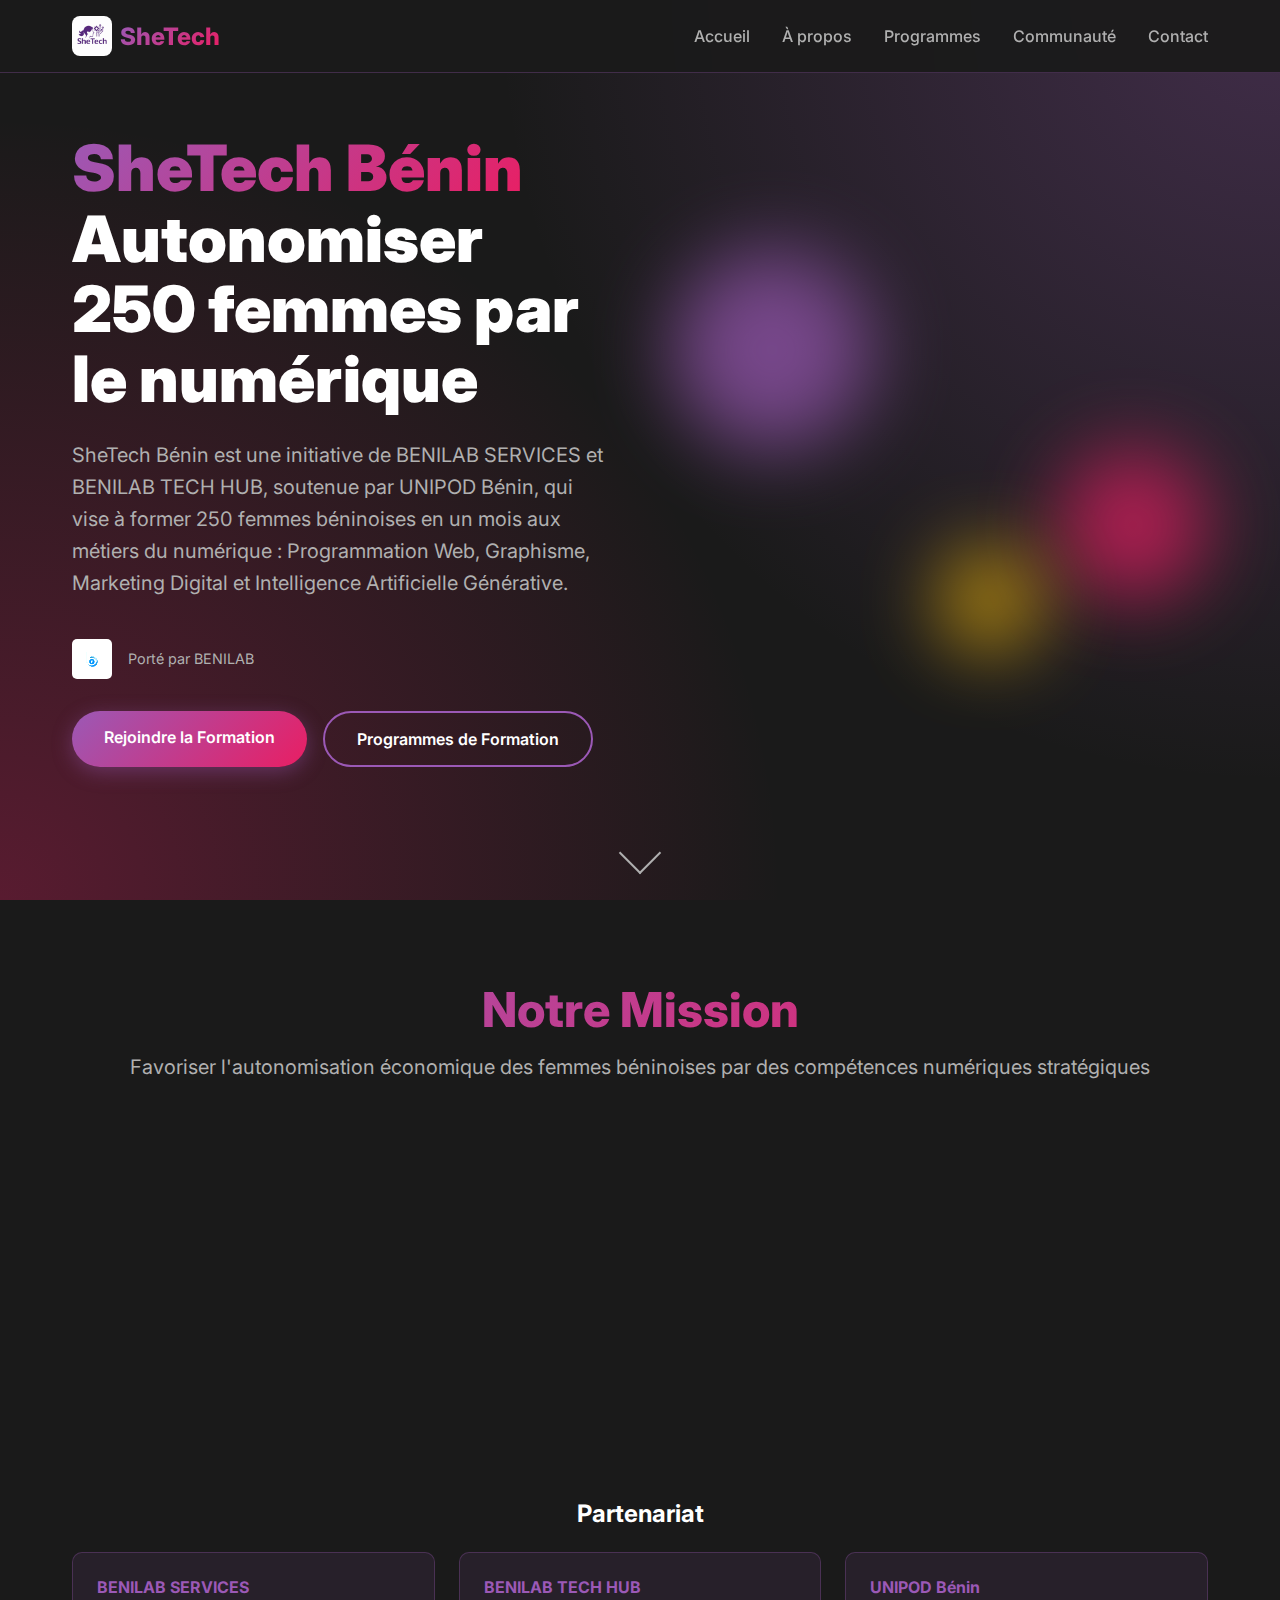
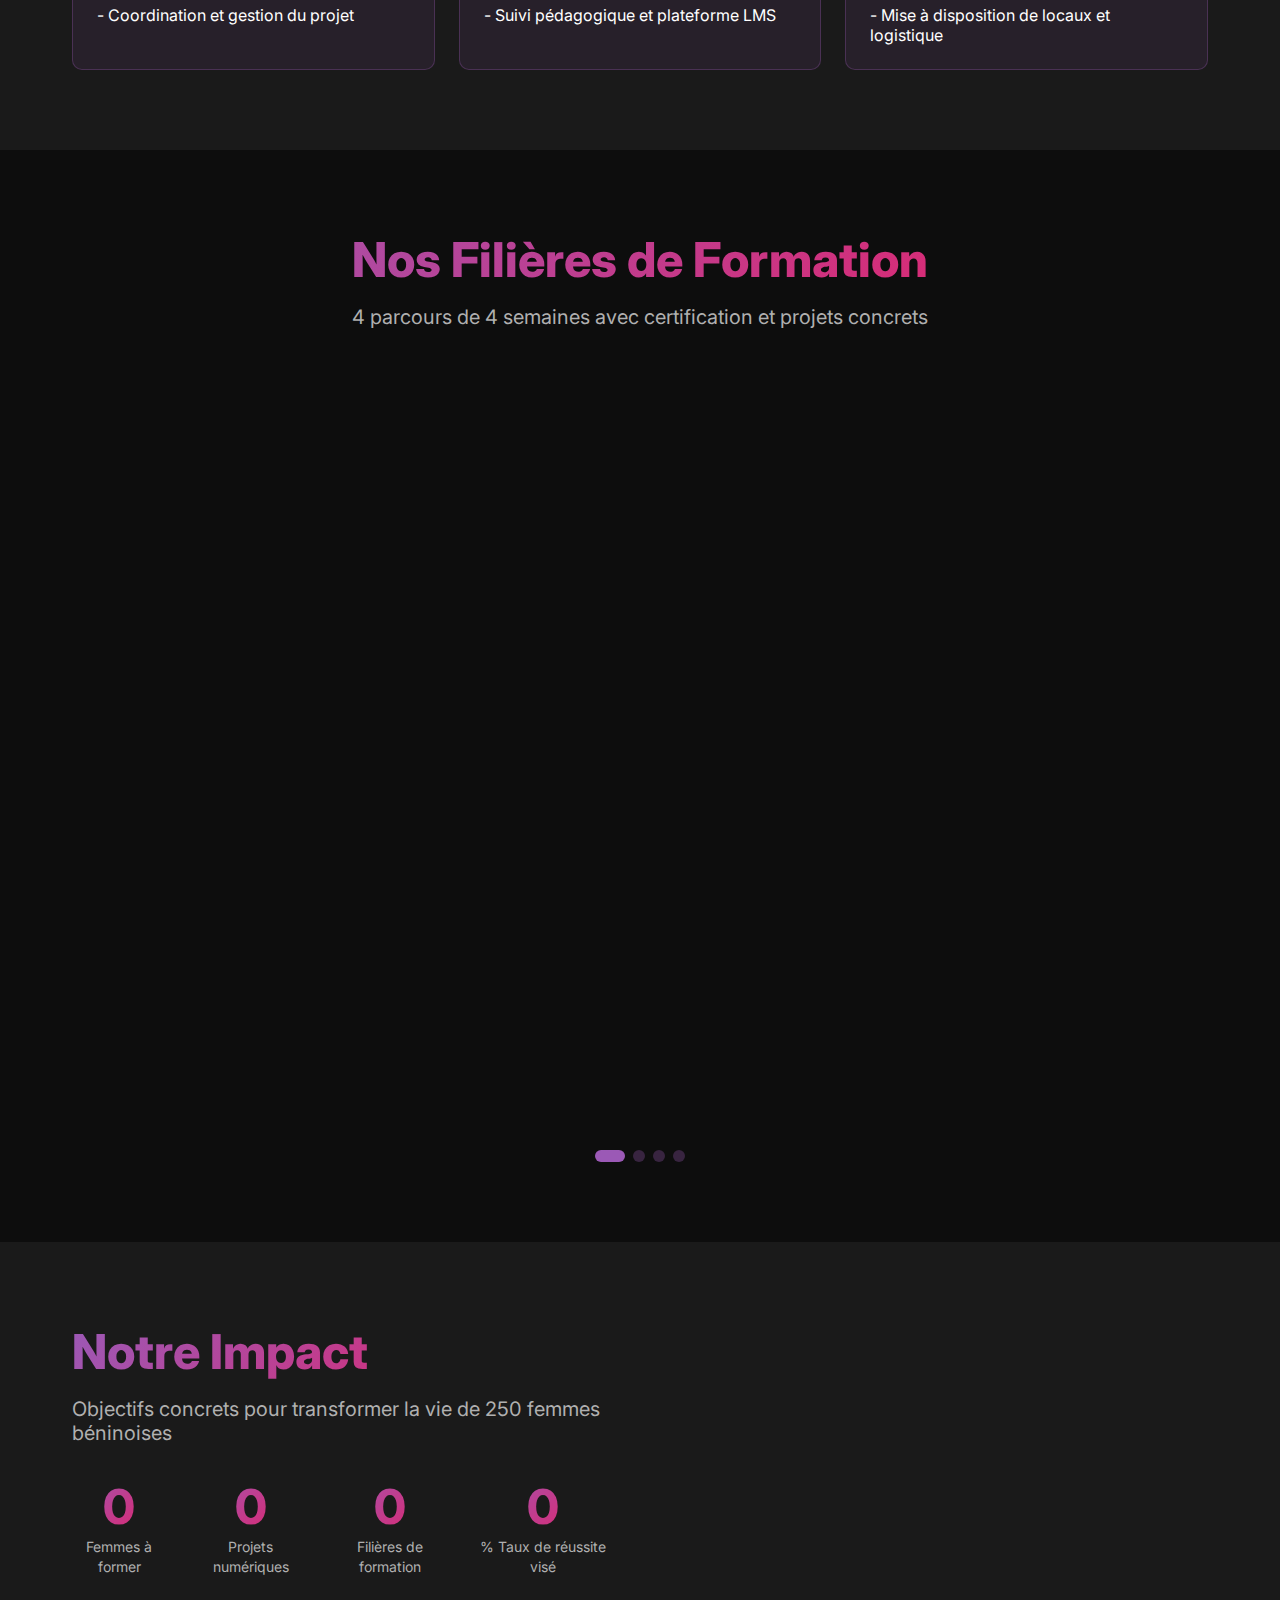
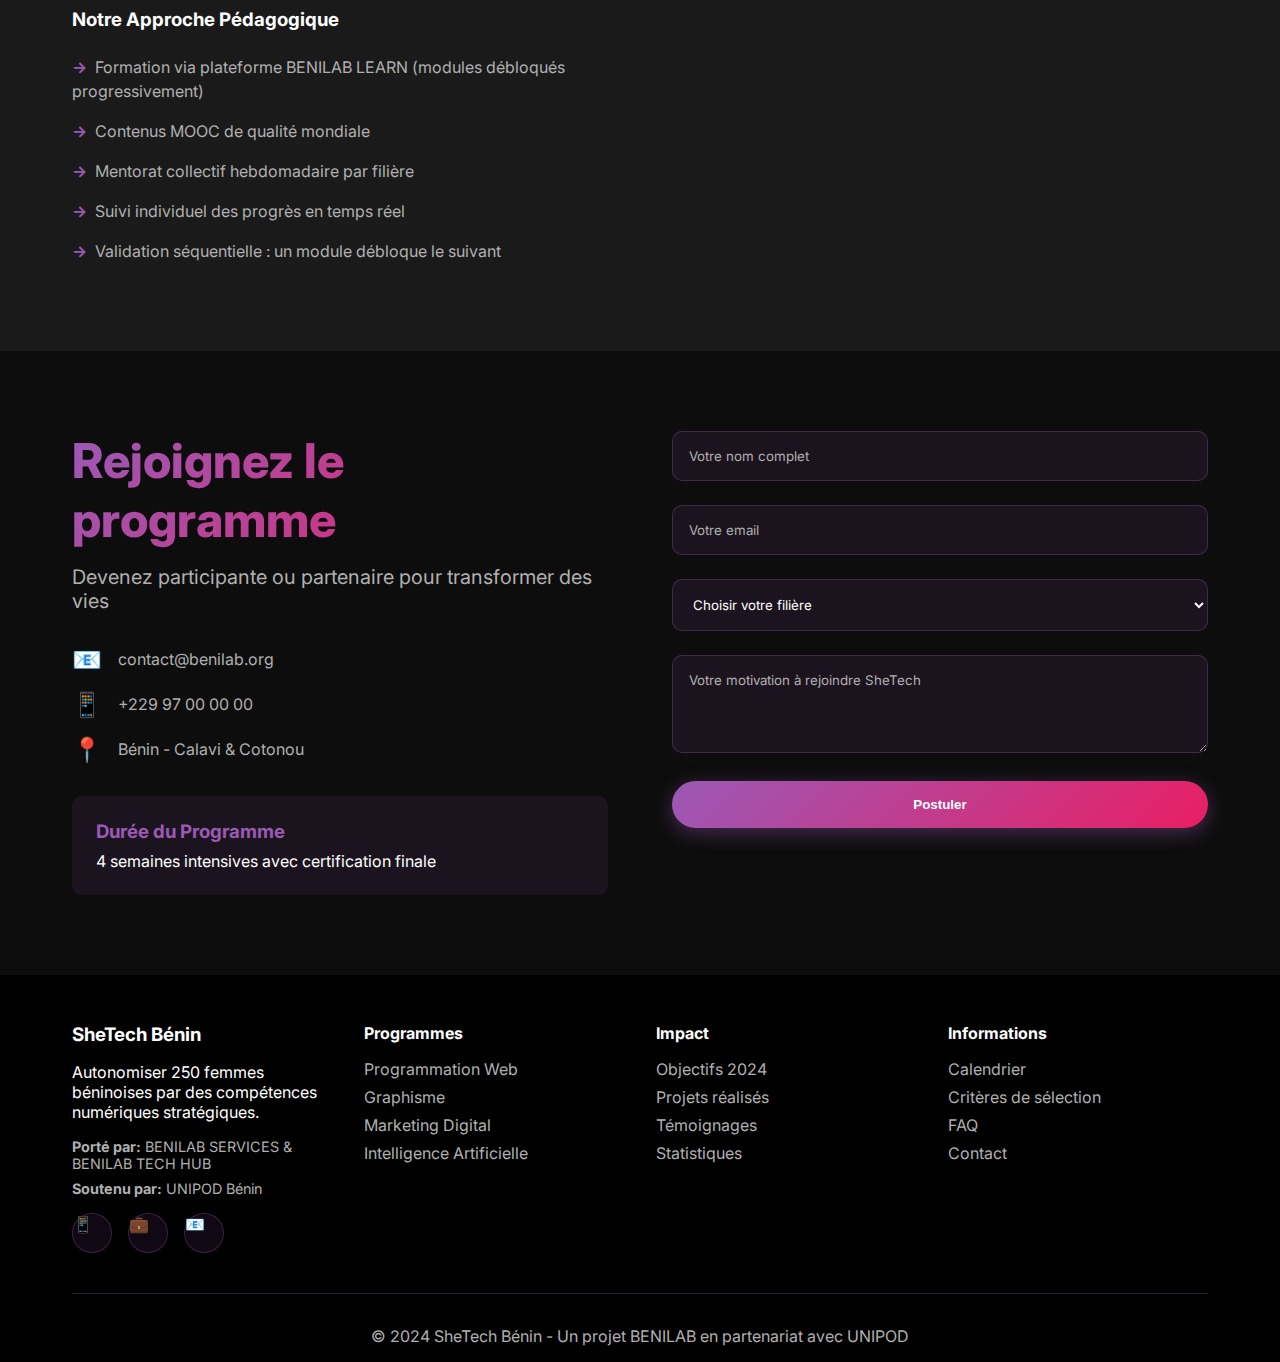
<file: index.html>
<!DOCTYPE html>
<html lang="fr">
<head>
    <meta charset="UTF-8">
    <meta name="viewport" content="width=device-width, initial-scale=1.0">
    <title>SheTech - Empowering Women in Tech</title>
    <link rel="stylesheet" href="styles.css">
    <link href="https://fonts.googleapis.com/css2?family=Inter:wght@300;400;500;600;700;800;900&display=swap" rel="stylesheet">
</head>
<body>
    <nav class="navbar">
        <div class="nav-container">
            <div class="nav-logo">
                <img src="shetech_logo.png" alt="SheTech Logo" class="logo-img">
                <span class="logo-text">SheTech</span>
            </div>
            <button class="mobile-menu-btn" id="mobileMenuBtn">
                <span></span>
                <span></span>
                <span></span>
            </button>
            <div class="nav-menu" id="navMenu">
                <a href="#home" class="nav-link">Accueil</a>
                <a href="#about" class="nav-link">À propos</a>
                <a href="#programs" class="nav-link">Programmes</a>
                <a href="#community" class="nav-link">Communauté</a>
                <a href="#contact" class="nav-link">Contact</a>
            </div>
        </div>
    </nav>

    <section id="home" class="hero-section">
        <div class="hero-content">
            <div class="hero-text">
                <h1 class="hero-title">
                    <span class="gradient-text">SheTech Bénin</span>
                    <span class="title-continuation">Autonomiser 250 femmes par le numérique</span>
                </h1>
                <p class="hero-subtitle">SheTech Bénin est une initiative de BENILAB SERVICES et BENILAB TECH HUB, soutenue par UNIPOD Bénin, qui vise à former 250 femmes béninoises en un mois aux métiers du numérique : Programmation Web, Graphisme, Marketing Digital et Intelligence Artificielle Générative.</p>
                <div class="hero-partners">
                    <div class="partner-logos">
                        <img src="logo_benilab_techhub.jpeg" alt="Benilab Tech Hub" class="partner-logo">
                        <span class="partner-text">Porté par BENILAB</span>
                    </div>
                </div>
                <div class="hero-buttons">
                    <a href="join.html" class="btn btn-primary">Rejoindre la Formation</a>
                    <a href="programs.html" class="btn btn-secondary">Programmes de Formation</a>
                </div>
            </div>
            <div class="hero-visual">
                <div class="floating-shapes">
                    <div class="shape shape-1"></div>
                    <div class="shape shape-2"></div>
                    <div class="shape shape-3"></div>
                </div>
            </div>
        </div>
        <div class="scroll-indicator">
            <div class="scroll-arrow"></div>
        </div>
    </section>

    <section id="about" class="about-section">
        <div class="container">
            <div class="section-header">
                <h2 class="section-title">Notre Mission</h2>
                <p class="section-subtitle">Favoriser l'autonomisation économique des femmes béninoises par des compétences numériques stratégiques</p>
            </div>
            <div class="about-grid">
                <div class="about-card" data-tilt>
                    <div class="card-icon">💻</div>
                    <h3>Formation Intensive</h3>
                    <p>4 semaines de formation dans des domaines à forte valeur ajoutée : Programmation Web, Graphisme, Marketing Digital et IA Générative</p>
                </div>
                <div class="about-card" data-tilt>
                    <div class="card-icon">🎯</div>
                    <h3>Apprentissage Par Projet</h3>
                    <p>Chaque participante réalise un projet concret avec un résultat attendu spécifique à la fin de chaque filière</p>
                </div>
                <div class="about-card" data-tilt>
                    <div class="card-icon">🌟</div>
                    <h3>Mentorat Personnalisé</h3>
                    <p>Sessions de mentorat hebdomadaire et accès à des espaces physiques UNIPOD à Calavi et Cotonou</p>
                </div>
            </div>
            <div class="partnership-info">
                <h3>Partenariat</h3>
                <div class="partners-grid">
                    <div class="partner-item">
                        <strong>BENILAB SERVICES</strong> - Coordination et gestion du projet
                    </div>
                    <div class="partner-item">
                        <strong>BENILAB TECH HUB</strong> - Suivi pédagogique et plateforme LMS
                    </div>
                    <div class="partner-item">
                        <strong>UNIPOD Bénin</strong> - Mise à disposition de locaux et logistique
                    </div>
                </div>
            </div>
        </div>
    </section>

    <section id="programs" class="programs-section">
        <div class="container">
            <div class="section-header">
                <h2 class="section-title">Nos Filières de Formation</h2>
                <p class="section-subtitle">4 parcours de 4 semaines avec certification et projets concrets</p>
            </div>
            <div class="programs-slider">
                <div class="program-card active">
                    <div class="program-header">
                        <span class="program-tag">4 Semaines</span>
                        <h3>Programmation Web</h3>
                    </div>
                    <p>Maîtrisez le développement web moderne en partant de zéro jusqu'au déploiement</p>
                    <ul class="program-features">
                        <li>S1: HTML5 & CSS3 - Structure et responsive</li>
                        <li>S2: JavaScript Essentiel - Logique et interactivité</li>
                        <li>S3: Introduction React.js - Frameworks modernes</li>
                        <li>S4: Déploiement avec GitHub & Netlify</li>
                    </ul>
                    <div class="program-result">
                        <strong>Résultat:</strong> Mini-site portfolio personnel en ligne
                    </div>
                    <a href="join.html" class="btn btn-outline">S'inscrire</a>
                </div>
                <div class="program-card">
                    <div class="program-header">
                        <span class="program-tag">4 Semaines</span>
                        <h3>Graphisme</h3>
                    </div>
                    <p>Devenez créatrice de contenus visuels professionnels avec les outils modernes</p>
                    <ul class="program-features">
                        <li>S1: Bases de Canva et design visuel</li>
                        <li>S2: Adobe Photoshop - Retouche et compositions</li>
                        <li>S3: Adobe Illustrator - Vectoriel et branding</li>
                        <li>S4: Création de kit de communication</li>
                    </ul>
                    <div class="program-result">
                        <strong>Résultat:</strong> Kit de communication et portfolio graphique
                    </div>
                    <a href="join.html" class="btn btn-outline">S'inscrire</a>
                </div>
                <div class="program-card">
                    <div class="program-header">
                        <span class="program-tag">4 Semaines</span>
                        <h3>Marketing Digital</h3>
                    </div>
                    <p>Maîtrisez les stratégies digitales pour promouvoir des produits et services</p>
                    <ul class="program-features">
                        <li>S1: Fondamentaux du marketing digital</li>
                        <li>S2: Réseaux sociaux & Content Creation</li>
                        <li>S3: Emailing & Automation (Mailchimp)</li>
                        <li>S4: Tunnel de vente et stratégie digitale</li>
                    </ul>
                    <div class="program-result">
                        <strong>Résultat:</strong> Mini-stratégie digitale avec tunnel de conversion
                    </div>
                    <a href="join.html" class="btn btn-outline">S'inscrire</a>
                </div>
                <div class="program-card">
                    <div class="program-header">
                        <span class="program-tag">4 Semaines</span>
                        <h3>Intelligence Artificielle</h3>
                    </div>
                    <p>Apprenez à utiliser l'IA générative pour automatiser et créer du contenu</p>
                    <ul class="program-features">
                        <li>S1: Introduction à l'IA et ChatGPT</li>
                        <li>S2: Génération de contenus (texte, image)</li>
                        <li>S3: Automatisation des tâches</li>
                        <li>S4: Création d'un projet IA personnel</li>
                    </ul>
                    <div class="program-result">
                        <strong>Résultat:</strong> Outil IA personnel (assistant, générateur)
                    </div>
                    <a href="join.html" class="btn btn-outline">S'inscrire</a>
                </div>
            </div>
            <div class="slider-dots">
                <span class="dot active" data-slide="0"></span>
                <span class="dot" data-slide="1"></span>
                <span class="dot" data-slide="2"></span>
                <span class="dot" data-slide="3"></span>
            </div>
        </div>
    </section>

    <section id="community" class="community-section">
        <div class="container">
            <div class="community-content">
                <div class="community-text">
                    <h2 class="section-title">Notre Impact</h2>
                    <p class="section-subtitle">Objectifs concrets pour transformer la vie de 250 femmes béninoises</p>
                    <div class="stats-grid">
                        <div class="stat-item">
                            <span class="stat-number" data-target="250">0</span>
                            <span class="stat-label">Femmes à former</span>
                        </div>
                        <div class="stat-item">
                            <span class="stat-number" data-target="200">0</span>
                            <span class="stat-label">Projets numériques</span>
                        </div>
                        <div class="stat-item">
                            <span class="stat-number" data-target="4">0</span>
                            <span class="stat-label">Filières de formation</span>
                        </div>
                        <div class="stat-item">
                            <span class="stat-number" data-target="80">0</span>
                            <span class="stat-label">% Taux de réussite visé</span>
                        </div>
                    </div>
                    <div class="methodology-info">
                        <h3>Notre Approche Pédagogique</h3>
                        <ul class="methodology-list">
                            <li>Formation via plateforme BENILAB LEARN (modules débloqués progressivement)</li>
                            <li>Contenus MOOC de qualité mondiale</li>
                            <li>Mentorat collectif hebdomadaire par filière</li>
                            <li>Suivi individuel des progrès en temps réel</li>
                            <li>Validation séquentielle : un module débloque le suivant</li>
                        </ul>
                    </div>
                </div>
                <div class="community-visual">
                    <div class="floating-cards">
                        <div class="floating-card card-1">
                            <div class="card-avatar"></div>
                            <div class="card-content">
                                <strong>Formation en ligne</strong>
                                <span>Accès 24/7 à la plateforme BENILAB LEARN</span>
                            </div>
                        </div>
                        <div class="floating-card card-2">
                            <div class="card-avatar"></div>
                            <div class="card-content">
                                <strong>Mentorat hebdomadaire</strong>
                                <span>1h/semaine par filière avec des experts</span>
                            </div>
                        </div>
                        <div class="floating-card card-3">
                            <div class="card-avatar"></div>
                            <div class="card-content">
                                <strong>Espaces UNIPOD</strong>
                                <span>Accès aux espaces de Calavi et Cotonou</span>
                            </div>
                        </div>
                    </div>
                </div>
            </div>
        </div>
    </section>

    <section id="contact" class="contact-section">
        <div class="container">
            <div class="contact-content">
                <div class="contact-info">
                    <h2 class="section-title">Rejoignez le programme</h2>
                    <p class="section-subtitle">Devenez participante ou partenaire pour transformer des vies</p>
                    <div class="contact-methods">
                        <div class="contact-method">
                            <div class="contact-icon">📧</div>
                            <span>contact@benilab.org</span>
                        </div>
                        <div class="contact-method">
                            <div class="contact-icon">📱</div>
                            <span>+229 97 00 00 00</span>
                        </div>
                        <div class="contact-method">
                            <div class="contact-icon">📍</div>
                            <span>Bénin - Calavi & Cotonou</span>
                        </div>
                    </div>
                    <div class="program-timeline">
                        <h3>Durée du Programme</h3>
                        <p>4 semaines intensives avec certification finale</p>
                    </div>
                </div>
                <form class="contact-form">
                    <div class="form-group">
                        <input type="text" placeholder="Votre nom complet" required>
                    </div>
                    <div class="form-group">
                        <input type="email" placeholder="Votre email" required>
                    </div>
                    <div class="form-group">
                        <select required>
                            <option value="">Choisir votre filière</option>
                            <option value="web">Programmation Web</option>
                            <option value="design">Graphisme</option>
                            <option value="marketing">Marketing Digital</option>
                            <option value="ai">Intelligence Artificielle</option>
                        </select>
                    </div>
                    <div class="form-group">
                        <textarea placeholder="Votre motivation à rejoindre SheTech" rows="4"></textarea>
                    </div>
                    <button type="submit" class="btn btn-primary">Postuler</button>
                </form>
            </div>
        </div>
    </section>

    <footer class="footer">
        <div class="container">
            <div class="footer-content">
                <div class="footer-section">
                    <h3>SheTech Bénin</h3>
                    <p>Autonomiser 250 femmes béninoises par des compétences numériques stratégiques.</p>
                    <div class="partners-footer">
                        <p><strong>Porté par:</strong> BENILAB SERVICES & BENILAB TECH HUB</p>
                        <p><strong>Soutenu par:</strong> UNIPOD Bénin</p>
                    </div>
                    <div class="social-links">
                        <a href="#" class="social-link">📱</a>
                        <a href="#" class="social-link">💼</a>
                        <a href="#" class="social-link">📧</a>
                    </div>
                </div>
                <div class="footer-section">
                    <h4>Programmes</h4>
                    <a href="#">Programmation Web</a>
                    <a href="#">Graphisme</a>
                    <a href="#">Marketing Digital</a>
                    <a href="#">Intelligence Artificielle</a>
                </div>
                <div class="footer-section">
                    <h4>Impact</h4>
                    <a href="#">Objectifs 2024</a>
                    <a href="#">Projets réalisés</a>
                    <a href="#">Témoignages</a>
                    <a href="#">Statistiques</a>
                </div>
                <div class="footer-section">
                    <h4>Informations</h4>
                    <a href="#">Calendrier</a>
                    <a href="#">Critères de sélection</a>
                    <a href="#">FAQ</a>
                    <a href="#">Contact</a>
                </div>
            </div>
            <div class="footer-bottom">
                <p>&copy; 2024 SheTech Bénin - Un projet BENILAB en partenariat avec UNIPOD</p>
            </div>
        </div>
    </footer>

    <script src="script.js"></script>
</body>
</html>
</file>
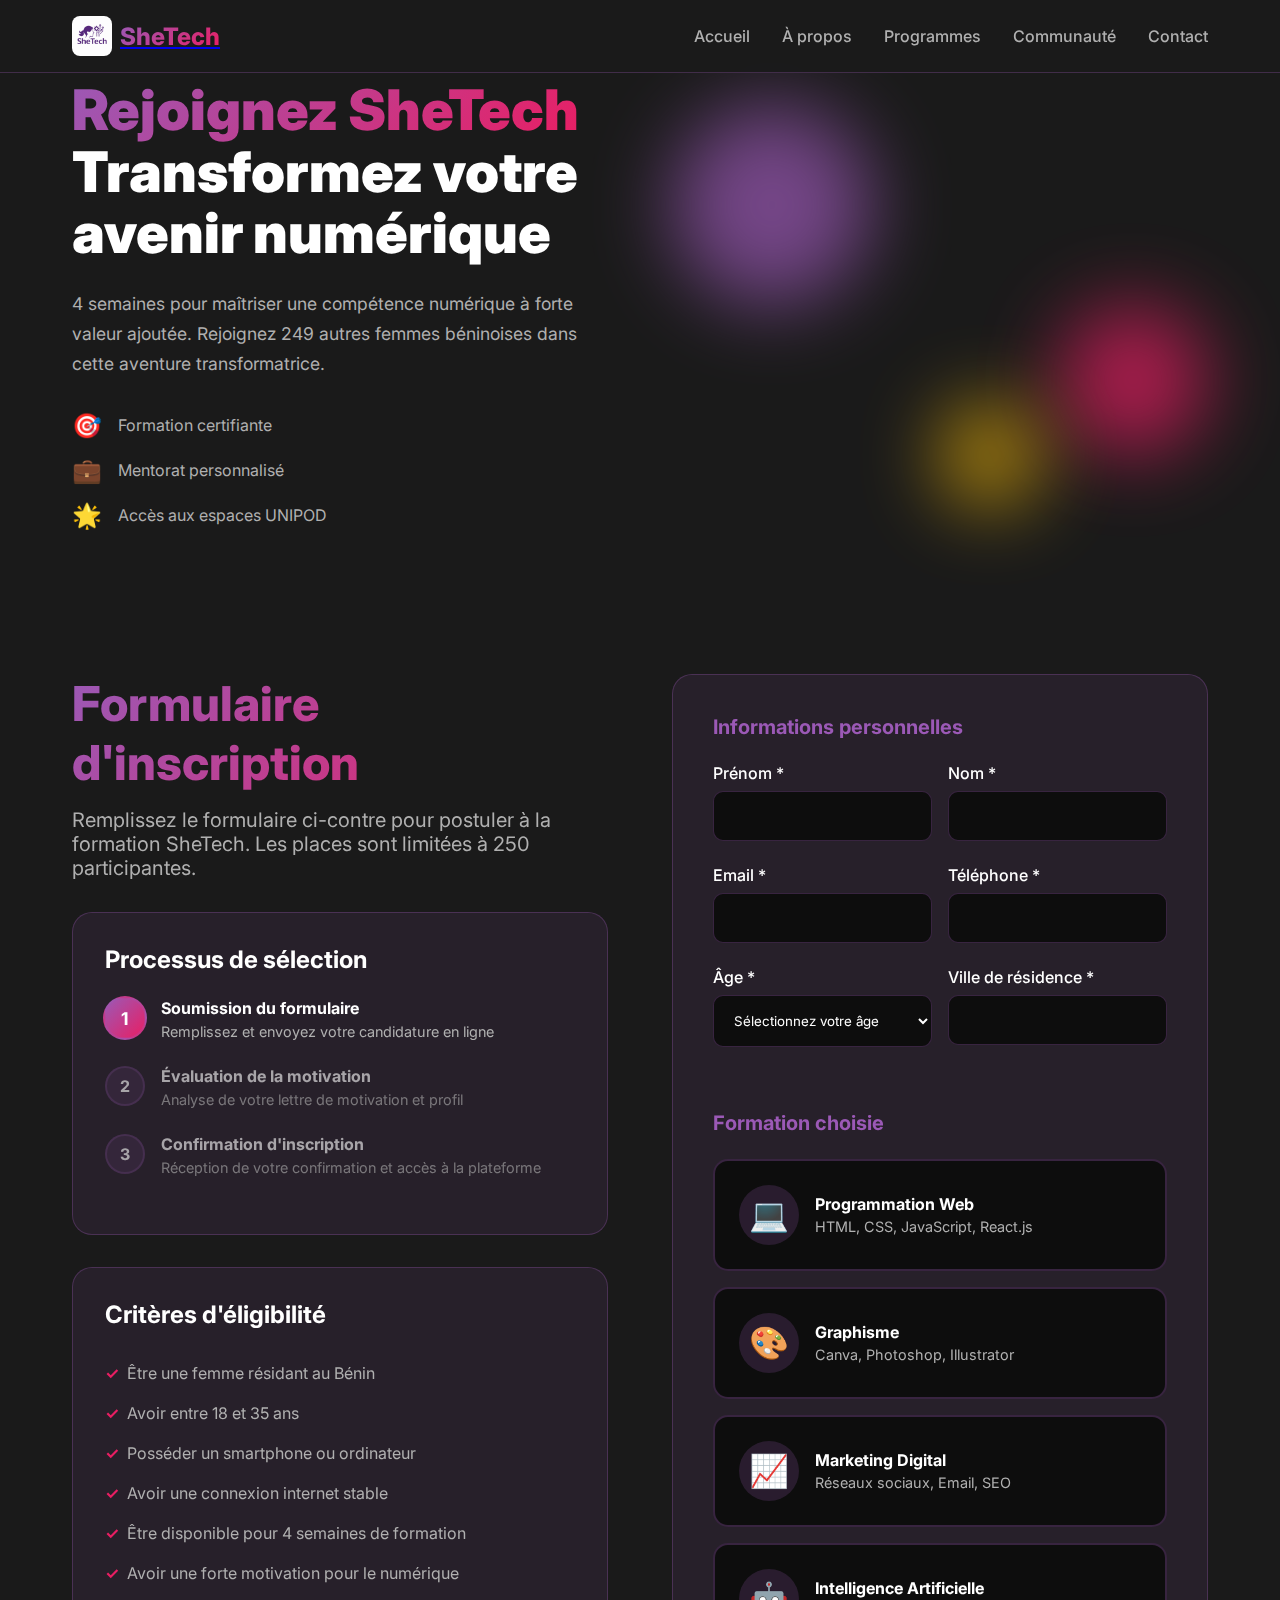
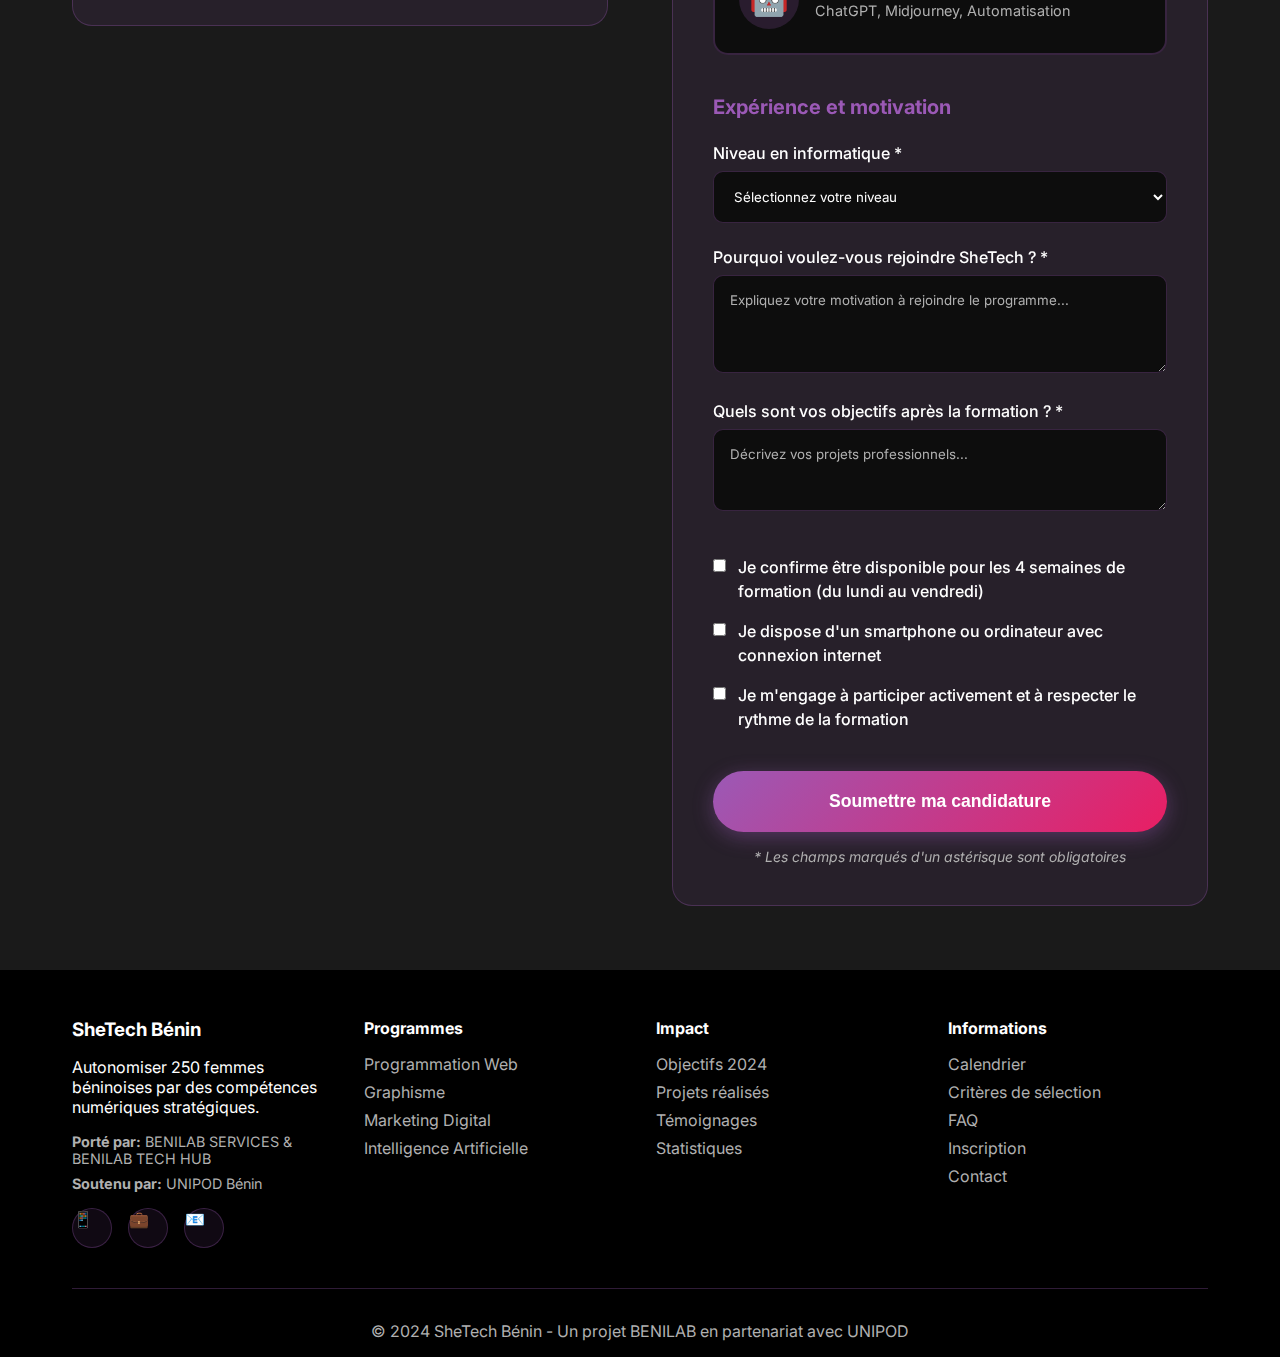
<file: join.html>
<!DOCTYPE html>
<html lang="fr">
<head>
    <meta charset="UTF-8">
    <meta name="viewport" content="width=device-width, initial-scale=1.0">
    <title>Rejoindre SheTech - Formulaire d'inscription</title>
    <link rel="stylesheet" href="styles.css">
    <link rel="stylesheet" href="join.css">
    <link href="https://fonts.googleapis.com/css2?family=Inter:wght@300;400;500;600;700;800;900&display=swap" rel="stylesheet">
</head>
<body>
    <nav class="navbar">
        <div class="nav-container">
            <a href="index.html" class="nav-logo">
                <img src="shetech_logo.png" alt="SheTech Logo" class="logo-img">
                <span class="logo-text">SheTech</span>
            </a>
            <button class="mobile-menu-btn" id="mobileMenuBtn">
                <span></span>
                <span></span>
                <span></span>
            </button>
            <div class="nav-menu" id="navMenu">
                <a href="index.html" class="nav-link">Accueil</a>
                <a href="index.html#about" class="nav-link">À propos</a>
                <a href="index.html#programs" class="nav-link">Programmes</a>
                <a href="index.html#community" class="nav-link">Communauté</a>
                <a href="index.html#contact" class="nav-link">Contact</a>
            </div>
        </div>
    </nav>

    <section class="join-hero">
        <div class="join-hero-content">
            <div class="join-hero-text">
                <h1 class="join-hero-title">
                    <span class="gradient-text">Rejoignez SheTech</span>
                    <span class="title-continuation">Transformez votre avenir numérique</span>
                </h1>
                <p class="join-hero-subtitle">4 semaines pour maîtriser une compétence numérique à forte valeur ajoutée. Rejoignez 249 autres femmes béninoises dans cette aventure transformatrice.</p>
                <div class="join-benefits">
                    <div class="benefit-item">
                        <div class="benefit-icon">🎯</div>
                        <span>Formation certifiante</span>
                    </div>
                    <div class="benefit-item">
                        <div class="benefit-icon">💼</div>
                        <span>Mentorat personnalisé</span>
                    </div>
                    <div class="benefit-item">
                        <div class="benefit-icon">🌟</div>
                        <span>Accès aux espaces UNIPOD</span>
                    </div>
                </div>
            </div>
            <div class="join-hero-visual">
                <div class="floating-shapes">
                    <div class="shape shape-1"></div>
                    <div class="shape shape-2"></div>
                    <div class="shape shape-3"></div>
                </div>
            </div>
        </div>
    </section>

    <section class="registration-section">
        <div class="container">
            <div class="registration-wrapper">
                <div class="registration-info">
                    <h2 class="section-title">Formulaire d'inscription</h2>
                    <p class="section-subtitle">Remplissez le formulaire ci-contre pour postuler à la formation SheTech. Les places sont limitées à 250 participantes.</p>
                    
                    <div class="registration-steps">
                        <h3>Processus de sélection</h3>
                        <div class="step-item active">
                            <div class="step-number">1</div>
                            <div class="step-content">
                                <h4>Soumission du formulaire</h4>
                                <p>Remplissez et envoyez votre candidature en ligne</p>
                            </div>
                        </div>
                        <div class="step-item">
                            <div class="step-number">2</div>
                            <div class="step-content">
                                <h4>Évaluation de la motivation</h4>
                                <p>Analyse de votre lettre de motivation et profil</p>
                            </div>
                        </div>
                        <div class="step-item">
                            <div class="step-number">3</div>
                            <div class="step-content">
                                <h4>Confirmation d'inscription</h4>
                                <p>Réception de votre confirmation et accès à la plateforme</p>
                            </div>
                        </div>
                    </div>

                    <div class="eligibility-criteria">
                        <h3>Critères d'éligibilité</h3>
                        <ul class="criteria-list">
                            <li>Être une femme résidant au Bénin</li>
                            <li>Avoir entre 18 et 35 ans</li>
                            <li>Posséder un smartphone ou ordinateur</li>
                            <li>Avoir une connexion internet stable</li>
                            <li>Être disponible pour 4 semaines de formation</li>
                            <li>Avoir une forte motivation pour le numérique</li>
                        </ul>
                    </div>
                </div>

                <form class="registration-form" id="registrationForm">
                    <div class="form-section">
                        <h3>Informations personnelles</h3>
                        <div class="form-row">
                            <div class="form-group">
                                <label for="firstName">Prénom *</label>
                                <input type="text" id="firstName" name="firstName" required>
                            </div>
                            <div class="form-group">
                                <label for="lastName">Nom *</label>
                                <input type="text" id="lastName" name="lastName" required>
                            </div>
                        </div>
                        <div class="form-row">
                            <div class="form-group">
                                <label for="email">Email *</label>
                                <input type="email" id="email" name="email" required>
                            </div>
                            <div class="form-group">
                                <label for="phone">Téléphone *</label>
                                <input type="tel" id="phone" name="phone" required>
                            </div>
                        </div>
                        <div class="form-row">
                            <div class="form-group">
                                <label for="age">Âge *</label>
                                <select id="age" name="age" required>
                                    <option value="">Sélectionnez votre âge</option>
                                    <option value="18-25">18-25 ans</option>
                                    <option value="26-30">26-30 ans</option>
                                    <option value="31-35">31-35 ans</option>
                                </select>
                            </div>
                            <div class="form-group">
                                <label for="location">Ville de résidence *</label>
                                <input type="text" id="location" name="location" required>
                            </div>
                        </div>
                    </div>

                    <div class="form-section">
                        <h3>Formation choisie</h3>
                        <div class="program-selection">
                            <div class="program-option">
                                <input type="radio" id="web" name="program" value="web" required>
                                <label for="web" class="program-label">
                                    <div class="program-icon">💻</div>
                                    <div class="program-content">
                                        <h4>Programmation Web</h4>
                                        <p>HTML, CSS, JavaScript, React.js</p>
                                    </div>
                                </label>
                            </div>
                            <div class="program-option">
                                <input type="radio" id="design" name="program" value="design" required>
                                <label for="design" class="program-label">
                                    <div class="program-icon">🎨</div>
                                    <div class="program-content">
                                        <h4>Graphisme</h4>
                                        <p>Canva, Photoshop, Illustrator</p>
                                    </div>
                                </label>
                            </div>
                            <div class="program-option">
                                <input type="radio" id="marketing" name="program" value="marketing" required>
                                <label for="marketing" class="program-label">
                                    <div class="program-icon">📈</div>
                                    <div class="program-content">
                                        <h4>Marketing Digital</h4>
                                        <p>Réseaux sociaux, Email, SEO</p>
                                    </div>
                                </label>
                            </div>
                            <div class="program-option">
                                <input type="radio" id="ai" name="program" value="ai" required>
                                <label for="ai" class="program-label">
                                    <div class="program-icon">🤖</div>
                                    <div class="program-content">
                                        <h4>Intelligence Artificielle</h4>
                                        <p>ChatGPT, Midjourney, Automatisation</p>
                                    </div>
                                </label>
                            </div>
                        </div>
                    </div>

                    <div class="form-section">
                        <h3>Expérience et motivation</h3>
                        <div class="form-group">
                            <label for="experience">Niveau en informatique *</label>
                            <select id="experience" name="experience" required>
                                <option value="">Sélectionnez votre niveau</option>
                                <option value="debutant">Débutante complète</option>
                                <option value="basique">Connaissances basiques</option>
                                <option value="intermediaire">Niveau intermédiaire</option>
                                <option value="avance">Niveau avancé</option>
                            </select>
                        </div>
                        <div class="form-group">
                            <label for="motivation">Pourquoi voulez-vous rejoindre SheTech ? *</label>
                            <textarea id="motivation" name="motivation" rows="4" placeholder="Expliquez votre motivation à rejoindre le programme..." required></textarea>
                        </div>
                        <div class="form-group">
                            <label for="goals">Quels sont vos objectifs après la formation ? *</label>
                            <textarea id="goals" name="goals" rows="3" placeholder="Décrivez vos projets professionnels..." required></textarea>
                        </div>
                    </div>

                    <div class="form-section">
                        <div class="form-group checkbox-group">
                            <input type="checkbox" id="availability" name="availability" required>
                            <label for="availability">Je confirme être disponible pour les 4 semaines de formation (du lundi au vendredi)</label>
                        </div>
                        <div class="form-group checkbox-group">
                            <input type="checkbox" id="equipment" name="equipment" required>
                            <label for="equipment">Je dispose d'un smartphone ou ordinateur avec connexion internet</label>
                        </div>
                        <div class="form-group checkbox-group">
                            <input type="checkbox" id="commitment" name="commitment" required>
                            <label for="commitment">Je m'engage à participer activement et à respecter le rythme de la formation</label>
                        </div>
                    </div>

                    <div class="form-actions">
                        <button type="submit" class="btn btn-primary btn-submit">
                            <span class="btn-text">Soumettre ma candidature</span>
                            <span class="btn-loader" style="display: none;">⏳</span>
                        </button>
                        <p class="form-note">* Les champs marqués d'un astérisque sont obligatoires</p>
                    </div>
                </form>
            </div>
        </div>
    </section>

    <footer class="footer">
        <div class="container">
            <div class="footer-content">
                <div class="footer-section">
                    <h3>SheTech Bénin</h3>
                    <p>Autonomiser 250 femmes béninoises par des compétences numériques stratégiques.</p>
                    <div class="partners-footer">
                        <p><strong>Porté par:</strong> BENILAB SERVICES & BENILAB TECH HUB</p>
                        <p><strong>Soutenu par:</strong> UNIPOD Bénin</p>
                    </div>
                    <div class="social-links">
                        <a href="#" class="social-link">📱</a>
                        <a href="#" class="social-link">💼</a>
                        <a href="#" class="social-link">📧</a>
                    </div>
                </div>
                <div class="footer-section">
                    <h4>Programmes</h4>
                    <a href="#">Programmation Web</a>
                    <a href="#">Graphisme</a>
                    <a href="#">Marketing Digital</a>
                    <a href="#">Intelligence Artificielle</a>
                </div>
                <div class="footer-section">
                    <h4>Impact</h4>
                    <a href="#">Objectifs 2024</a>
                    <a href="#">Projets réalisés</a>
                    <a href="#">Témoignages</a>
                    <a href="#">Statistiques</a>
                </div>
                <div class="footer-section">
                    <h4>Informations</h4>
                    <a href="#">Calendrier</a>
                    <a href="#">Critères de sélection</a>
                    <a href="#">FAQ</a>
                    <a href="join.html">Inscription</a>
                    <a href="#">Contact</a>
                </div>
            </div>
            <div class="footer-bottom">
                <p>&copy; 2024 SheTech Bénin - Un projet BENILAB en partenariat avec UNIPOD</p>
            </div>
        </div>
    </footer>

    <script src="script.js"></script>
    <script src="join.js"></script>
</body>
</html>
</file>
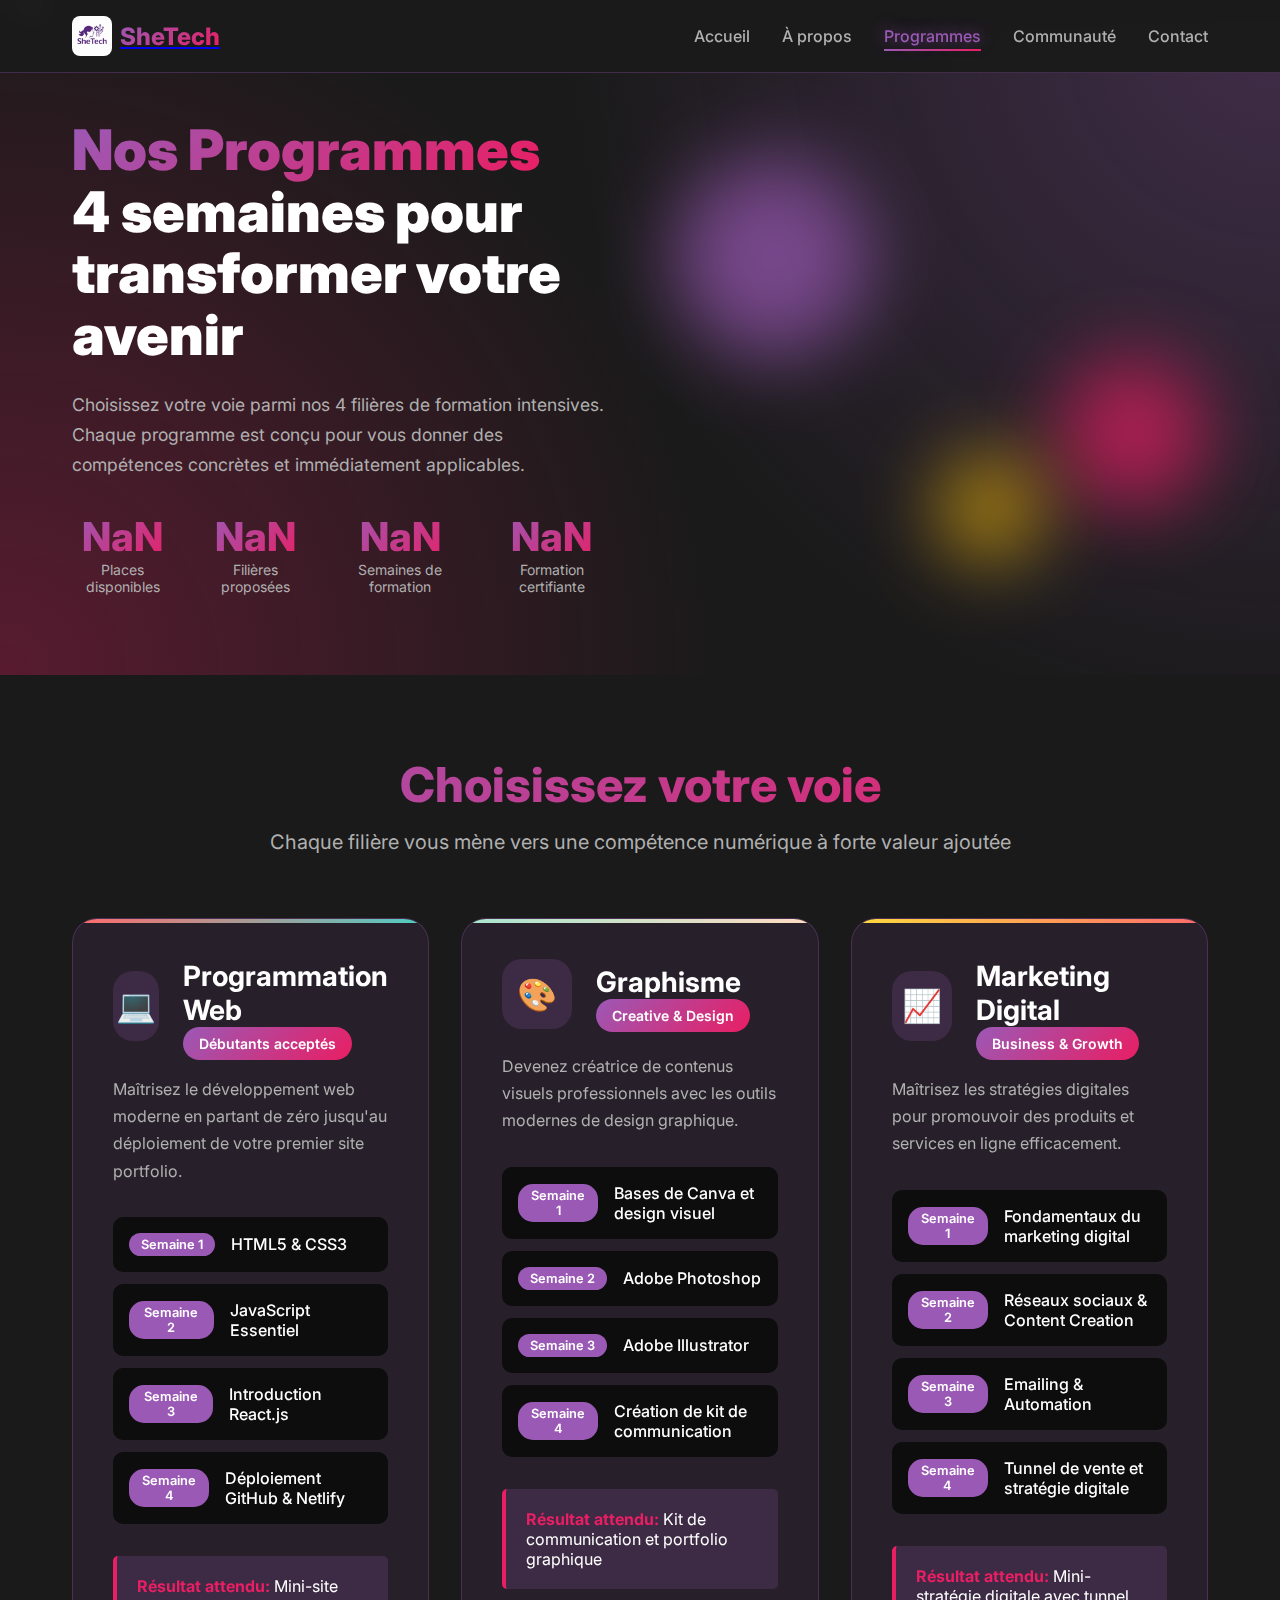
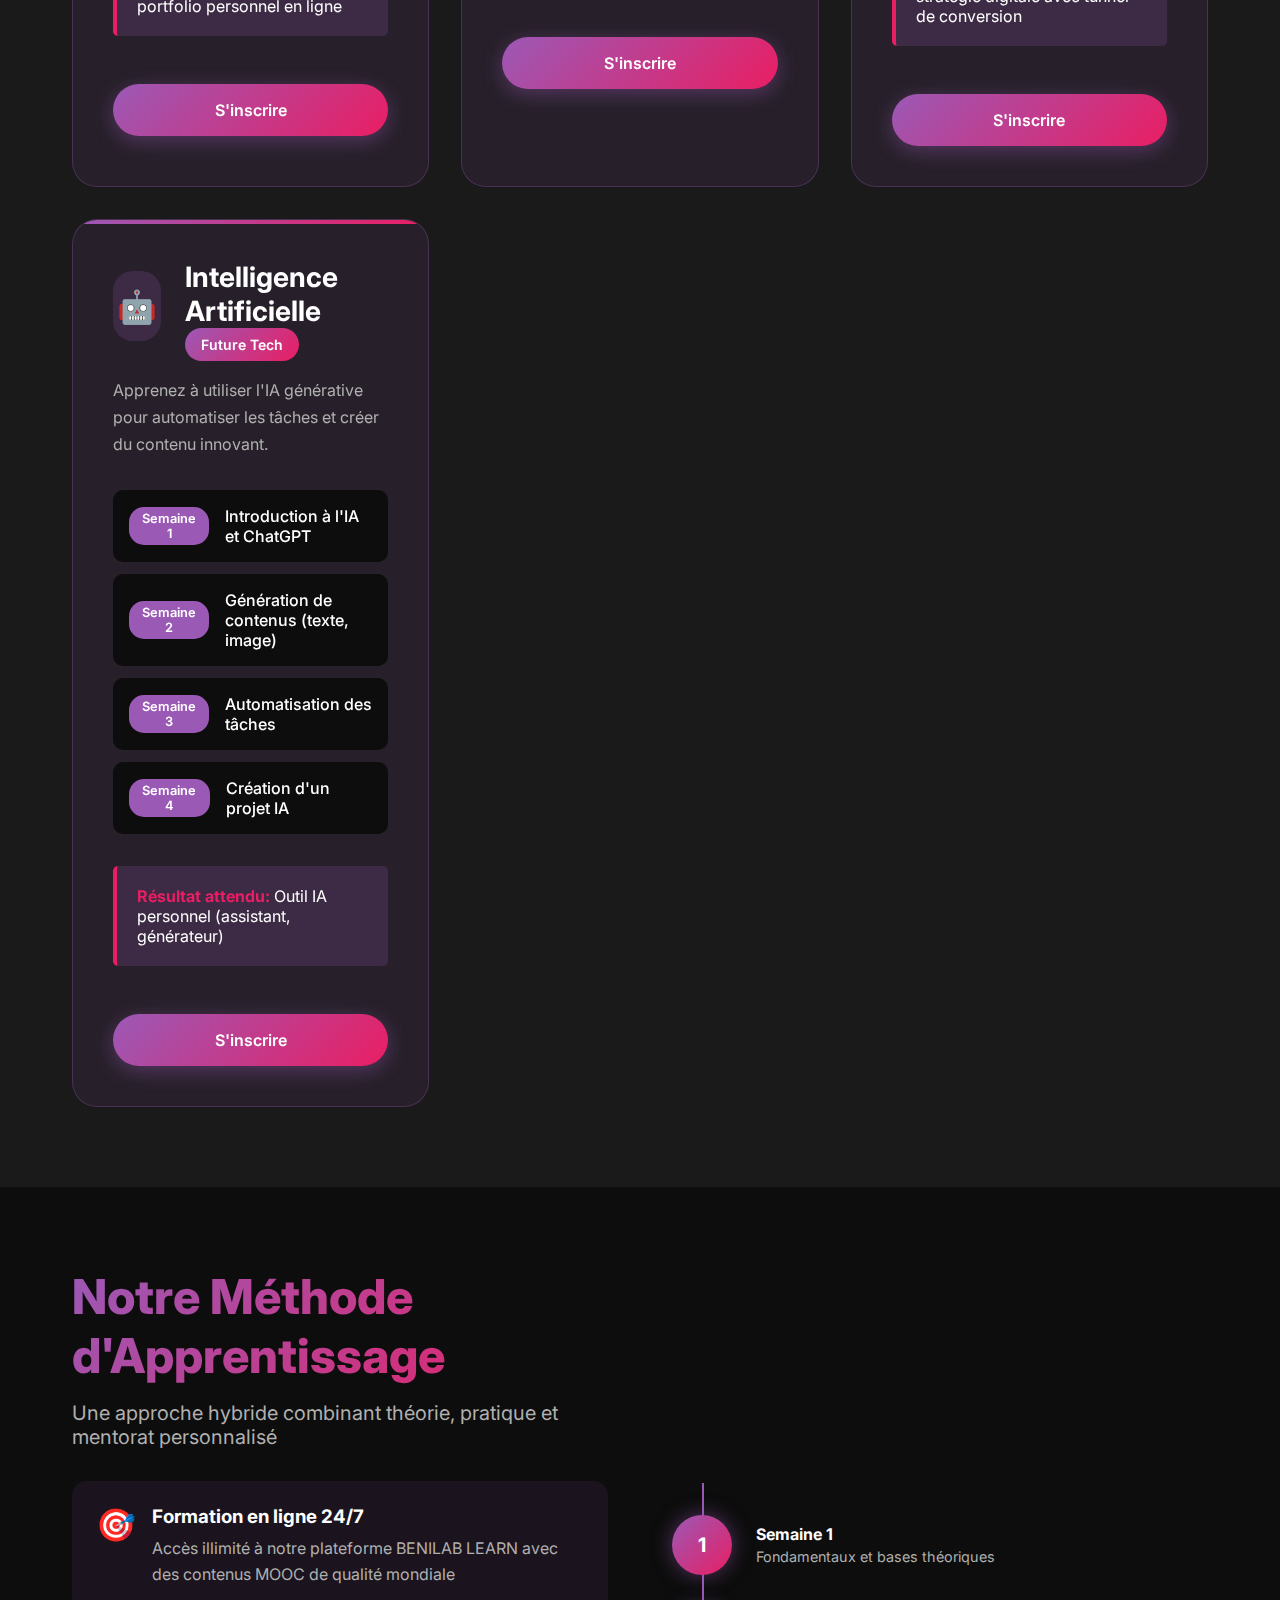
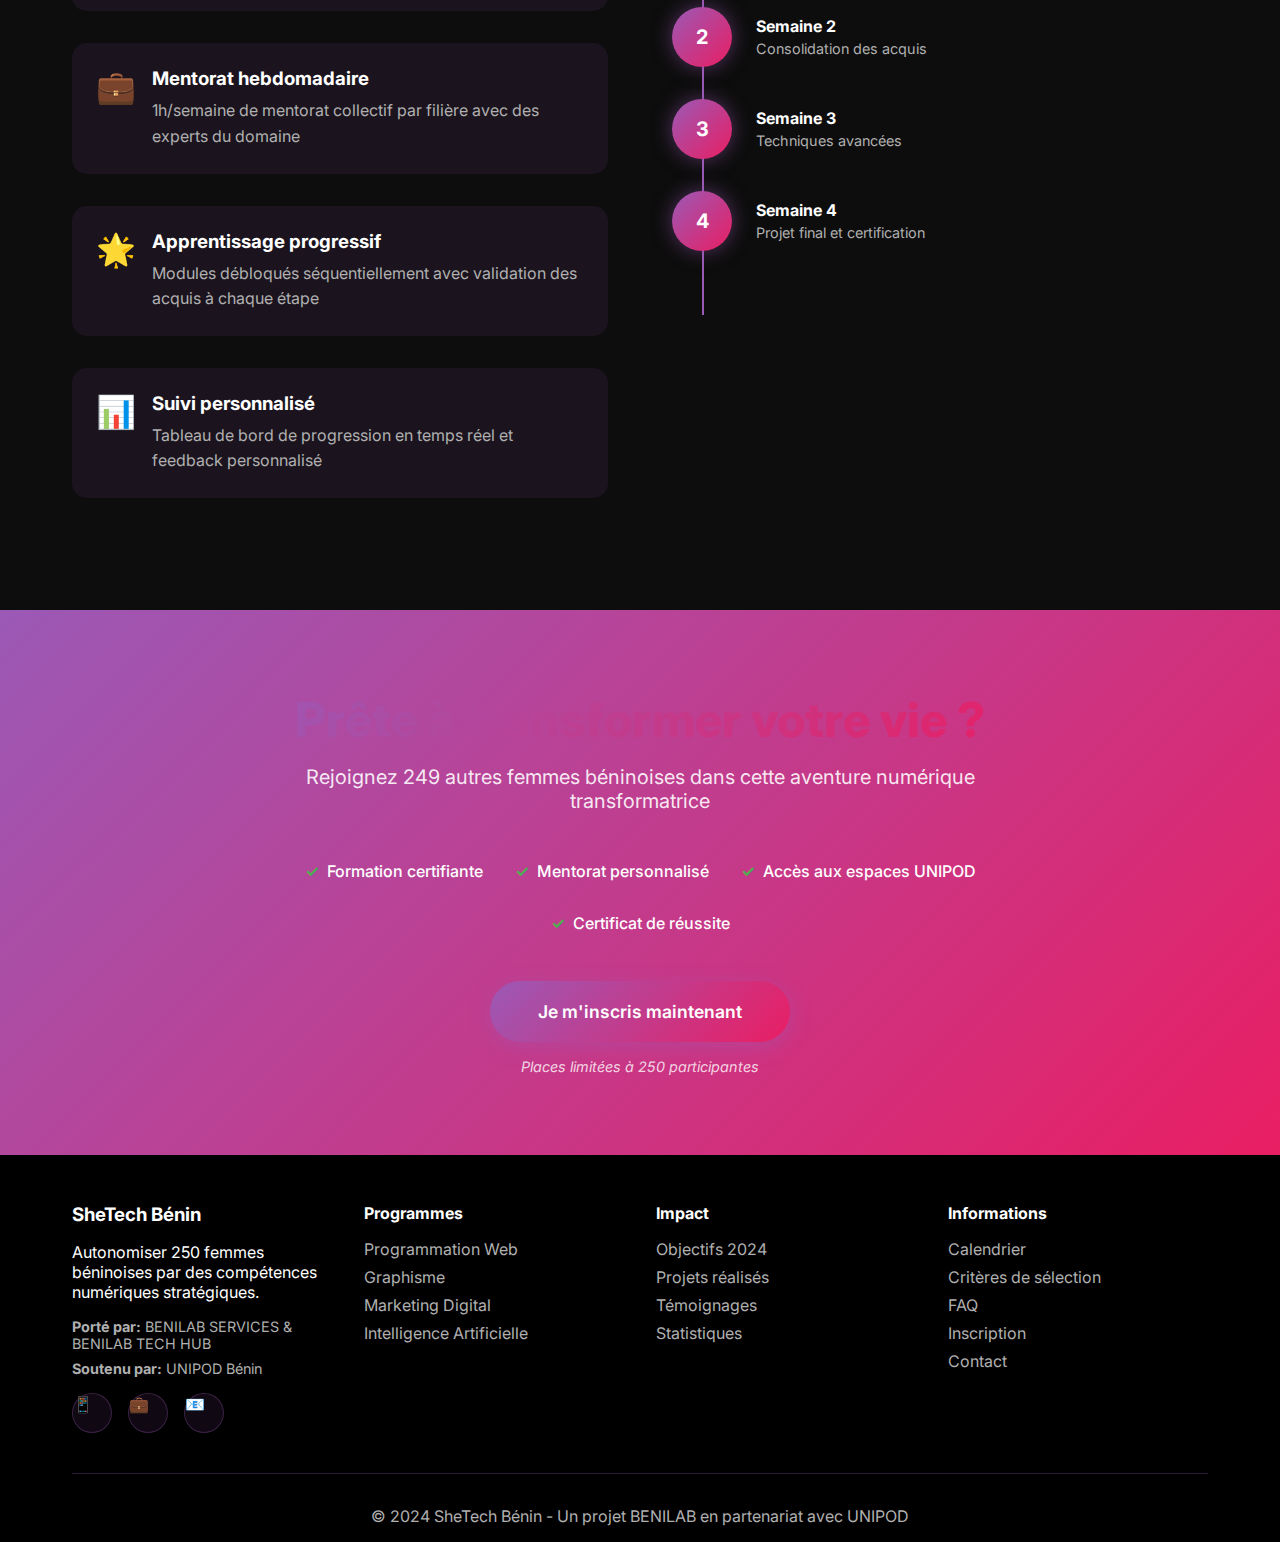
<file: programs.html>
```html
<!DOCTYPE html>
<html lang="fr">
<head>
    <meta charset="UTF-8">
    <meta name="viewport" content="width=device-width, initial-scale=1.0">
    <title>Nos Programmes - SheTech Bénin</title>
    <link rel="stylesheet" href="styles.css">
    <link rel="stylesheet" href="programs.css">
    <link href="https://fonts.googleapis.com/css2?family=Inter:wght@300;400;500;600;700;800;900&display=swap" rel="stylesheet">
</head>
<body>
    <nav class="navbar">
        <div class="nav-container">
            <a href="index.html" class="nav-logo">
                <img src="shetech_logo.png" alt="SheTech Logo" class="logo-img">
                <span class="logo-text">SheTech</span>
            </a>
            <button class="mobile-menu-btn" id="mobileMenuBtn">
                <span></span>
                <span></span>
                <span></span>
            </button>
            <div class="nav-menu" id="navMenu">
                <a href="index.html" class="nav-link">Accueil</a>
                <a href="index.html#about" class="nav-link">À propos</a>
                <a href="programs.html" class="nav-link active">Programmes</a>
                <a href="index.html#community" class="nav-link">Communauté</a>
                <a href="index.html#contact" class="nav-link">Contact</a>
            </div>
        </div>
    </nav>

    <section class="programs-hero">
        <div class="programs-hero-content">
            <div class="programs-hero-text">
                <h1 class="programs-hero-title">
                    <span class="gradient-text">Nos Programmes</span>
                    <span class="title-continuation">4 semaines pour transformer votre avenir</span>
                </h1>
                <p class="programs-hero-subtitle">Choisissez votre voie parmi nos 4 filières de formation intensives. Chaque programme est conçu pour vous donner des compétences concrètes et immédiatement applicables.</p>
                <div class="programs-stats">
                    <div class="stat-item">
                        <span class="stat-number">250</span>
                        <span class="stat-label">Places disponibles</span>
                    </div>
                    <div class="stat-item">
                        <span class="stat-number">4</span>
                        <span class="stat-label">Filières proposées</span>
                    </div>
                    <div class="stat-item">
                        <span class="stat-number">4</span>
                        <span class="stat-label">Semaines de formation</span>
                    </div>
                    <div class="stat-item">
                        <span class="stat-number">100%</span>
                        <span class="stat-label">Formation certifiante</span>
                    </div>
                </div>
            </div>
            <div class="programs-hero-visual">
                <div class="floating-shapes">
                    <div class="shape shape-1"></div>
                    <div class="shape shape-2"></div>
                    <div class="shape shape-3"></div>
                </div>
            </div>
        </div>
    </section>

    <section class="programs-overview">
        <div class="container">
            <div class="section-header">
                <h2 class="section-title">Choisissez votre voie</h2>
                <p class="section-subtitle">Chaque filière vous mène vers une compétence numérique à forte valeur ajoutée</p>
            </div>
            <div class="programs-grid">
                <div class="program-card-main" data-program="web">
                    <div class="program-header-main">
                        <div class="program-icon-main">💻</div>
                        <div class="program-meta">
                            <h3>Programmation Web</h3>
                            <span class="program-badge">Débutants acceptés</span>
                        </div>
                    </div>
                    <p class="program-description">Maîtrisez le développement web moderne en partant de zéro jusqu'au déploiement de votre premier site portfolio.</p>
                    <div class="program-modules">
                        <div class="module-item">
                            <span class="module-week">Semaine 1</span>
                            <span class="module-title">HTML5 & CSS3</span>
                        </div>
                        <div class="module-item">
                            <span class="module-week">Semaine 2</span>
                            <span class="module-title">JavaScript Essentiel</span>
                        </div>
                        <div class="module-item">
                            <span class="module-week">Semaine 3</span>
                            <span class="module-title">Introduction React.js</span>
                        </div>
                        <div class="module-item">
                            <span class="module-week">Semaine 4</span>
                            <span class="module-title">Déploiement GitHub & Netlify</span>
                        </div>
                    </div>
                    <div class="program-outcome">
                        <strong>Résultat attendu:</strong> Mini-site portfolio personnel en ligne
                    </div>
                    <a href="join.html?program=web" class="btn btn-primary">S'inscrire</a>
                </div>

                <div class="program-card-main" data-program="design">
                    <div class="program-header-main">
                        <div class="program-icon-main">🎨</div>
                        <div class="program-meta">
                            <h3>Graphisme</h3>
                            <span class="program-badge">Creative & Design</span>
                        </div>
                    </div>
                    <p class="program-description">Devenez créatrice de contenus visuels professionnels avec les outils modernes de design graphique.</p>
                    <div class="program-modules">
                        <div class="module-item">
                            <span class="module-week">Semaine 1</span>
                            <span class="module-title">Bases de Canva et design visuel</span>
                        </div>
                        <div class="module-item">
                            <span class="module-week">Semaine 2</span>
                            <span class="module-title">Adobe Photoshop</span>
                        </div>
                        <div class="module-item">
                            <span class="module-week">Semaine 3</span>
                            <span class="module-title">Adobe Illustrator</span>
                        </div>
                        <div class="module-item">
                            <span class="module-week">Semaine 4</span>
                            <span class="module-title">Création de kit de communication</span>
                        </div>
                    </div>
                    <div class="program-outcome">
                        <strong>Résultat attendu:</strong> Kit de communication et portfolio graphique
                    </div>
                    <a href="join.html?program=design" class="btn btn-primary">S'inscrire</a>
                </div>

                <div class="program-card-main" data-program="marketing">
                    <div class="program-header-main">
                        <div class="program-icon-main">📈</div>
                        <div class="program-meta">
                            <h3>Marketing Digital</h3>
                            <span class="program-badge">Business & Growth</span>
                        </div>
                    </div>
                    <p class="program-description">Maîtrisez les stratégies digitales pour promouvoir des produits et services en ligne efficacement.</p>
                    <div class="program-modules">
                        <div class="module-item">
                            <span class="module-week">Semaine 1</span>
                            <span class="module-title">Fondamentaux du marketing digital</span>
                        </div>
                        <div class="module-item">
                            <span class="module-week">Semaine 2</span>
                            <span class="module-title">Réseaux sociaux & Content Creation</span>
                        </div>
                        <div class="module-item">
                            <span class="module-week">Semaine 3</span>
                            <span class="module-title">Emailing & Automation</span>
                        </div>
                        <div class="module-item">
                            <span class="module-week">Semaine 4</span>
                            <span class="module-title">Tunnel de vente et stratégie digitale</span>
                        </div>
                    </div>
                    <div class="program-outcome">
                        <strong>Résultat attendu:</strong> Mini-stratégie digitale avec tunnel de conversion
                    </div>
                    <a href="join.html?program=marketing" class="btn btn-primary">S'inscrire</a>
                </div>

                <div class="program-card-main" data-program="ai">
                    <div class="program-header-main">
                        <div class="program-icon-main">🤖</div>
                        <div class="program-meta">
                            <h3>Intelligence Artificielle</h3>
                            <span class="program-badge">Future Tech</span>
                        </div>
                    </div>
                    <p class="program-description">Apprenez à utiliser l'IA générative pour automatiser les tâches et créer du contenu innovant.</p>
                    <div class="program-modules">
                        <div class="module-item">
                            <span class="module-week">Semaine 1</span>
                            <span class="module-title">Introduction à l'IA et ChatGPT</span>
                        </div>
                        <div class="module-item">
                            <span class="module-week">Semaine 2</span>
                            <span class="module-title">Génération de contenus (texte, image)</span>
                        </div>
                        <div class="module-item">
                            <span class="module-week">Semaine 3</span>
                            <span class="module-title">Automatisation des tâches</span>
                        </div>
                        <div class="module-item">
                            <span class="module-week">Semaine 4</span>
                            <span class="module-title">Création d'un projet IA</span>
                        </div>
                    </div>
                    <div class="program-outcome">
                        <strong>Résultat attendu:</strong> Outil IA personnel (assistant, générateur)
                    </div>
                    <a href="join.html?program=ai" class="btn btn-primary">S'inscrire</a>
                </div>
            </div>
        </div>
    </section>

    <section class="learning-method">
        <div class="container">
            <div class="method-content">
                <div class="method-text">
                    <h2 class="section-title">Notre Méthode d'Apprentissage</h2>
                    <p class="section-subtitle">Une approche hybride combinant théorie, pratique et mentorat personnalisé</p>
                    <div class="method-features">
                        <div class="method-feature">
                            <div class="feature-icon">🎯</div>
                            <div class="feature-content">
                                <h3>Formation en ligne 24/7</h3>
                                <p>Accès illimité à notre plateforme BENILAB LEARN avec des contenus MOOC de qualité mondiale</p>
                            </div>
                        </div>
                        <div class="method-feature">
                            <div class="feature-icon">💼</div>
                            <div class="feature-content">
                                <h3>Mentorat hebdomadaire</h3>
                                <p>1h/semaine de mentorat collectif par filière avec des experts du domaine</p>
                            </div>
                        </div>
                        <div class="method-feature">
                            <div class="feature-icon">🌟</div>
                            <div class="feature-content">
                                <h3>Apprentissage progressif</h3>
                                <p>Modules débloqués séquentiellement avec validation des acquis à chaque étape</p>
                            </div>
                        </div>
                        <div class="method-feature">
                            <div class="feature-icon">📊</div>
                            <div class="feature-content">
                                <h3>Suivi personnalisé</h3>
                                <p>Tableau de bord de progression en temps réel et feedback personnalisé</p>
                            </div>
                        </div>
                    </div>
                </div>
                <div class="method-visual">
                    <div class="timeline-container">
                        <div class="timeline-week">
                            <div class="week-number">1</div>
                            <div class="week-content">
                                <h4>Semaine 1</h4>
                                <p>Fondamentaux et bases théoriques</p>
                            </div>
                        </div>
                        <div class="timeline-week">
                            <div class="week-number">2</div>
                            <div class="week-content">
                                <h4>Semaine 2</h4>
                                <p>Consolidation des acquis</p>
                            </div>
                        </div>
                        <div class="timeline-week">
                            <div class="week-number">3</div>
                            <div class="week-content">
                                <h4>Semaine 3</h4>
                                <p>Techniques avancées</p>
                            </div>
                        </div>
                        <div class="timeline-week">
                            <div class="week-number">4</div>
                            <div class="week-content">
                                <h4>Semaine 4</h4>
                                <p>Projet final et certification</p>
                            </div>
                        </div>
                    </div>
                </div>
            </div>
        </div>
    </section>

    <section class="cta-section">
        <div class="container">
            <div class="cta-content">
                <div class="cta-text">
                    <h2 class="section-title">Prête à transformer votre vie ?</h2>
                    <p class="section-subtitle">Rejoignez 249 autres femmes béninoises dans cette aventure numérique transformatrice</p>
                    <div class="cta-features">
                        <div class="cta-feature">
                            <span class="feature-check">✓</span>
                            <span>Formation certifiante</span>
                        </div>
                        <div class="cta-feature">
                            <span class="feature-check">✓</span>
                            <span>Mentorat personnalisé</span>
                        </div>
                        <div class="cta-feature">
                            <span class="feature-check">✓</span>
                            <span>Accès aux espaces UNIPOD</span>
                        </div>
                        <div class="cta-feature">
                            <span class="feature-check">✓</span>
                            <span>Certificat de réussite</span>
                        </div>
                    </div>
                </div>
                <div class="cta-actions">
                    <a href="join.html" class="btn btn-primary btn-large">Je m'inscris maintenant</a>
                    <p class="cta-note">Places limitées à 250 participantes</p>
                </div>
            </div>
        </div>
    </section>

    <footer class="footer">
        <div class="container">
            <div class="footer-content">
                <div class="footer-section">
                    <h3>SheTech Bénin</h3>
                    <p>Autonomiser 250 femmes béninoises par des compétences numériques stratégiques.</p>
                    <div class="partners-footer">
                        <p><strong>Porté par:</strong> BENILAB SERVICES & BENILAB TECH HUB</p>
                        <p><strong>Soutenu par:</strong> UNIPOD Bénin</p>
                    </div>
                    <div class="social-links">
                        <a href="#" class="social-link">📱</a>
                        <a href="#" class="social-link">💼</a>
                        <a href="#" class="social-link">📧</a>
                    </div>
                </div>
                <div class="footer-section">
                    <h4>Programmes</h4>
                    <a href="programs.html#web">Programmation Web</a>
                    <a href="programs.html#design">Graphisme</a>
                    <a href="programs.html#marketing">Marketing Digital</a>
                    <a href="programs.html#ai">Intelligence Artificielle</a>
                </div>
                <div class="footer-section">
                    <h4>Impact</h4>
                    <a href="#">Objectifs 2024</a>
                    <a href="#">Projets réalisés</a>
                    <a href="#">Témoignages</a>
                    <a href="#">Statistiques</a>
                </div>
                <div class="footer-section">
                    <h4>Informations</h4>
                    <a href="#">Calendrier</a>
                    <a href="#">Critères de sélection</a>
                    <a href="#">FAQ</a>
                    <a href="join.html">Inscription</a>
                    <a href="#">Contact</a>
                </div>
            </div>
            <div class="footer-bottom">
                <p>&copy; 2024 SheTech Bénin - Un projet BENILAB en partenariat avec UNIPOD</p>
            </div>
        </div>
    </footer>

    <script src="script.js"></script>
    <script src="programs.js"></script>
</body>
</html>
</file>
<file: styles.css>
:root {
    --primary-color: #9B59B6;
    --secondary-color: #E91E63;
    --accent-color: #FFC107;
    --dark-bg: #1A1A1A;
    --darker-bg: #0D0D0D;
    --light-text: #FFFFFF;
    --gray-text: #B0B0B0;
    --border-color: rgba(155, 89, 182, 0.3);
    --gradient-1: linear-gradient(135deg, #9B59B6 0%, #E91E63 100%);
    --gradient-2: linear-gradient(135deg, #FFC107 0%, #9B59B6 100%);
    --card-bg: rgba(155, 89, 182, 0.1);
    --card-hover: rgba(155, 89, 182, 0.2);
}

* {
    margin: 0;
    padding: 0;
    box-sizing: border-box;
}

body {
    font-family: 'Inter', sans-serif;
    background: var(--dark-bg);
    color: var(--light-text);
    overflow-x: hidden;
}

/* Navbar */
.navbar {
    position: fixed;
    top: 0;
    width: 100%;
    background: rgba(26, 26, 26, 0.95);
    backdrop-filter: blur(10px);
    border-bottom: 1px solid var(--border-color);
    z-index: 1000;
    transition: all 0.3s ease;
}

.nav-container {
    max-width: 1200px;
    margin: 0 auto;
    padding: 1rem 2rem;
    display: flex;
    justify-content: space-between;
    align-items: center;
}

.nav-logo {
    display: flex;
    align-items: center;
    gap: 0.5rem;
}

.logo-img {
    height: 40px;
    width: auto;
    border-radius: 8px;
}

.logo-text {
    font-size: 1.5rem;
    font-weight: 800;
    background: var(--gradient-1);
    -webkit-background-clip: text;
    -webkit-text-fill-color: transparent;
    background-clip: text;
}

.nav-menu {
    display: flex;
    gap: 2rem;
}

.nav-link {
    color: var(--gray-text);
    text-decoration: none;
    font-weight: 500;
    transition: all 0.3s ease;
    position: relative;
}

.nav-link::after {
    content: '';
    position: absolute;
    bottom: -5px;
    left: 0;
    width: 0;
    height: 2px;
    background: var(--gradient-1);
    transition: width 0.3s ease;
}

.nav-link:hover {
    color: var(--light-text);
    text-shadow: 0 0 15px rgba(155, 89, 182, 0.7);
}

.nav-link:hover::after {
    width: 100%;
}

.mobile-menu-btn {
    display: none;
    flex-direction: column;
    gap: 4px;
    background: none;
    border: none;
    cursor: pointer;
}

.mobile-menu-btn span {
    width: 25px;
    height: 3px;
    background: var(--light-text);
    transition: 0.3s;
}

/* Hero Section */
.hero-section {
    min-height: 100vh;
    display: flex;
    align-items: center;
    justify-content: center;
    position: relative;
    overflow: hidden;
    background: radial-gradient(circle at top right, rgba(155, 89, 182, 0.3) 0%, transparent 50%), 
                radial-gradient(circle at bottom left, rgba(233, 30, 99, 0.3) 0%, transparent 50%),
                var(--dark-bg);
}

.hero-content {
    max-width: 1200px;
    margin: 0 auto;
    padding: 0 2rem;
    display: grid;
    grid-template-columns: 1fr 1fr;
    gap: 4rem;
    align-items: center;
}

.hero-title {
    font-size: 4rem;
    font-weight: 900;
    line-height: 1.1;
    margin-bottom: 1.5rem;
    animation: fadeInUp 1s ease-out;
}

@keyframes fadeInUp {
    from {
        opacity: 0;
        transform: translateY(30px);
    }
    to {
        opacity: 1;
        transform: translateY(0);
    }
}

.gradient-text {
    background: var(--gradient-1);
    -webkit-background-clip: text;
    -webkit-text-fill-color: transparent;
    background-clip: text;
    animation: gradientShift 3s ease-in-out infinite;
}

@keyframes gradientShift {
    0%, 100% { filter: hue-rotate(0deg); }
    50% { filter: hue-rotate(20deg); }
}

.title-continuation {
    display: block;
    color: var(--light-text);
}

.hero-subtitle {
    font-size: 1.25rem;
    color: var(--gray-text);
    margin-bottom: 2.5rem;
    line-height: 1.6;
    animation: fadeInUp 1s ease-out 0.2s backwards;
}

.hero-partners {
    margin: 2rem 0;
    animation: fadeInUp 1s ease-out 0.4s backwards;
}

.partner-logos {
    display: flex;
    align-items: center;
    gap: 1rem;
}

.partner-logo {
    height: 40px;
    width: auto;
    border-radius: 5px;
    filter: brightness(1.2);
}

.partner-text {
    color: var(--gray-text);
    font-size: 0.9rem;
}

.hero-buttons {
    display: flex;
    gap: 1rem;
    animation: fadeInUp 1s ease-out 0.6s backwards;
}

.btn {
    padding: 1rem 2rem;
    border: none;
    border-radius: 50px;
    font-weight: 600;
    cursor: pointer;
    transition: all 0.3s ease;
    text-decoration: none;
    display: inline-block;
    position: relative;
    overflow: hidden;
}

.btn-primary {
    background: var(--gradient-1);
    color: white;
    box-shadow: 0 5px 20px rgba(155, 89, 182, 0.4);
}

.btn-primary:hover {
    transform: translateY(-2px) scale(1.05);
    box-shadow: 0 10px 30px rgba(155, 89, 182, 0.6);
}

.btn-secondary {
    background: transparent;
    color: var(--light-text);
    border: 2px solid var(--primary-color);
}

.btn-secondary:hover {
    background: var(--primary-color);
    color: white;
    box-shadow: 0 5px 20px rgba(155, 89, 182, 0.4);
}

.btn-outline {
    background: transparent;
    color: var(--light-text);
    border: 2px solid var(--border-color);
}

.btn-outline:hover {
    border-color: var(--primary-color);
    color: var(--primary-color);
    box-shadow: 0 0 20px rgba(155, 89, 182, 0.3);
}

/* Floating Shapes */
.floating-shapes {
    position: relative;
    height: 400px;
}

.shape {
    position: absolute;
    border-radius: 50%;
    filter: blur(40px);
    opacity: 0.7;
    animation: float 6s ease-in-out infinite;
}

.shape-1 {
    width: 200px;
    height: 200px;
    background: var(--primary-color);
    top: 0;
    left: 0;
}

.shape-2 {
    width: 150px;
    height: 150px;
    background: var(--secondary-color);
    top: 50%;
    right: 0;
    animation-delay: -2s;
}

.shape-3 {
    width: 100px;
    height: 100px;
    background: var(--accent-color);
    bottom: 0;
    left: 50%;
    animation-delay: -4s;
}

@keyframes float {
    0%, 100% { transform: translateY(0) scale(1); }
    50% { transform: translateY(-20px) scale(1.1); }
}

.scroll-indicator {
    position: absolute;
    bottom: 2rem;
    left: 50%;
    transform: translateX(-50%);
}

.scroll-arrow {
    width: 30px;
    height: 30px;
    border-right: 2px solid var(--gray-text);
    border-bottom: 2px solid var(--gray-text);
    transform: rotate(45deg);
    animation: bounce 2s infinite;
}

@keyframes bounce {
    0%, 20%, 50%, 80%, 100% { transform: translateY(0) rotate(45deg); }
    40% { transform: translateY(-10px) rotate(45deg); }
    60% { transform: translateY(-5px) rotate(45deg); }
}

/* Section Styles */
section {
    padding: 5rem 0;
}

.container {
    max-width: 1200px;
    margin: 0 auto;
    padding: 0 2rem;
}

.section-header {
    text-align: center;
    margin-bottom: 4rem;
}

.section-title {
    font-size: 3rem;
    font-weight: 800;
    margin-bottom: 1rem;
    background: var(--gradient-1);
    -webkit-background-clip: text;
    -webkit-text-fill-color: transparent;
    background-clip: text;
}

.section-subtitle {
    font-size: 1.25rem;
    color: var(--gray-text);
}

/* About Section */
.about-grid {
    display: grid;
    grid-template-columns: repeat(auto-fit, minmax(300px, 1fr));
    gap: 2rem;
}

.about-card {
    background: var(--card-bg);
    border: 1px solid var(--border-color);
    border-radius: 20px;
    padding: 2.5rem;
    text-align: center;
    transition: all 0.3s ease;
    backdrop-filter: blur(10px);
}

.about-card:hover {
    transform: translateY(-10px) scale(1.02);
    background: var(--card-hover);
    border-color: var(--primary-color);
    box-shadow: 0 20px 40px rgba(155, 89, 182, 0.3);
}

.card-icon {
    font-size: 3rem;
    margin-bottom: 1rem;
    animation: pulse 2s infinite;
}

@keyframes pulse {
    0%, 100% { transform: scale(1); }
    50% { transform: scale(1.1); }
}

.about-card h3 {
    font-size: 1.5rem;
    margin-bottom: 1rem;
}

.about-card p {
    color: var(--gray-text);
    line-height: 1.6;
}

.partnership-info {
    margin-top: 3rem;
    text-align: center;
}

.partnership-info h3 {
    font-size: 1.5rem;
    margin-bottom: 1.5rem;
}

.partners-grid {
    display: grid;
    grid-template-columns: repeat(auto-fit, minmax(250px, 1fr));
    gap: 1.5rem;
    margin-top: 1.5rem;
}

.partner-item {
    background: var(--card-bg);
    border: 1px solid var(--border-color);
    border-radius: 10px;
    padding: 1.5rem;
    text-align: left;
    transition: all 0.3s ease;
}

.partner-item:hover {
    border-color: var(--secondary-color);
    transform: translateY(-5px);
    box-shadow: 0 10px 25px rgba(233, 30, 99, 0.2);
}

.partner-item strong {
    color: var(--primary-color);
    display: block;
    margin-bottom: 0.5rem;
}

/* Programs Section */
.programs-section {
    background: var(--darker-bg);
}

.programs-slider {
    display: flex;
    gap: 2rem;
    overflow-x: auto;
    padding: 2rem 0;
    scroll-snap-type: x mandatory;
}

.program-card {
    min-width: 350px;
    background: var(--card-bg);
    border: 1px solid var(--border-color);
    border-radius: 20px;
    padding: 2.5rem;
    scroll-snap-align: start;
    transition: all 0.3s ease;
    backdrop-filter: blur(10px);
}

.program-card:hover {
    border-color: var(--primary-color);
    transform: scale(1.02);
    box-shadow: 0 15px 35px rgba(155, 89, 182, 0.2);
}

.program-header {
    margin-bottom: 1.5rem;
}

.program-tag {
    background: var(--gradient-1);
    color: white;
    padding: 0.5rem 1rem;
    border-radius: 20px;
    font-size: 0.875rem;
    font-weight: 600;
}

.program-card h3 {
    font-size: 1.5rem;
    margin: 1rem 0;
}

.program-card p {
    color: var(--gray-text);
    margin-bottom: 1.5rem;
}

.program-features {
    list-style: none;
    margin-bottom: 2rem;
}

.program-features li {
    padding: 0.5rem 0;
    color: var(--gray-text);
}

.program-features li::before {
    content: "✓";
    color: var(--secondary-color);
    font-weight: bold;
    margin-right: 0.5rem;
}

.program-result {
    background: var(--card-hover);
    border-left: 4px solid var(--secondary-color);
    padding: 1rem;
    margin: 1.5rem 0;
    border-radius: 5px;
    font-size: 0.9rem;
}

.program-result strong {
    color: var(--secondary-color);
}

.slider-dots {
    display: flex;
    justify-content: center;
    gap: 0.5rem;
    margin-top: 2rem;
}

.dot {
    width: 12px;
    height: 12px;
    border-radius: 50%;
    background: var(--border-color);
    cursor: pointer;
    transition: all 0.3s ease;
}

.dot.active {
    background: var(--primary-color);
    width: 30px;
    border-radius: 6px;
}

/* Community Section */
.community-content {
    display: grid;
    grid-template-columns: 1fr 1fr;
    gap: 4rem;
    align-items: center;
}

.stats-grid {
    display: flex;
    gap: 2rem;
    margin-top: 2rem;
}

.stat-item {
    text-align: center;
}

.stat-number {
    display: block;
    font-size: 3rem;
    font-weight: 800;
    background: var(--gradient-1);
    -webkit-background-clip: text;
    -webkit-text-fill-color: transparent;
    background-clip: text;
    animation: countUp 2s ease-out;
}

@keyframes countUp {
    from { opacity: 0; transform: translateY(20px); }
    to { opacity: 1; transform: translateY(0); }
}

.stat-label {
    color: var(--gray-text);
    font-size: 0.875rem;
}

.floating-cards {
    position: relative;
    height: 300px;
}

.floating-card {
    position: absolute;
    background: var(--card-bg);
    border: 1px solid var(--border-color);
    border-radius: 15px;
    padding: 1.5rem;
    display: flex;
    align-items: center;
    gap: 1rem;
    animation: floatCard 8s ease-in-out infinite;
    backdrop-filter: blur(10px);
}

.card-1 {
    top: 0;
    left: 0;
    animation-delay: 0s;
}

.card-2 {
    top: 50%;
    right: 0;
    animation-delay: -2s;
}

.card-3 {
    bottom: 0;
    left: 50%;
    animation-delay: -4s;
}

@keyframes floatCard {
    0%, 100% { transform: translateY(0) rotate(0deg); }
    50% { transform: translateY(-20px) rotate(2deg); }
}

.card-avatar {
    width: 50px;
    height: 50px;
    border-radius: 50%;
    background: var(--gradient-1);
}

.card-content strong {
    display: block;
    margin-bottom: 0.25rem;
}

.card-content span {
    font-size: 0.875rem;
    color: var(--gray-text);
}

.methodology-info {
    margin-top: 2rem;
}

.methodology-list {
    list-style: none;
    margin-top: 1rem;
}

.methodology-list li {
    padding: 0.5rem 0;
    color: var(--gray-text);
    line-height: 1.5;
}

.methodology-list li::before {
    content: "→";
    color: var(--primary-color);
    font-weight: bold;
    margin-right: 0.5rem;
}

.program-timeline {
    margin-top: 2rem;
    background: var(--card-bg);
    border-radius: 10px;
    padding: 1.5rem;
}

.program-timeline h3 {
    color: var(--primary-color);
    margin-bottom: 0.5rem;
}

.partners-footer {
    margin: 1rem 0;
    font-size: 0.9rem;
    color: var(--gray-text);
}

.partners-footer p {
    margin: 0.5rem 0;
}

/* Contact Section */
.contact-section {
    background: var(--darker-bg);
}

.contact-content {
    display: grid;
    grid-template-columns: 1fr 1fr;
    gap: 4rem;
}

.contact-methods {
    margin-top: 2rem;
}

.contact-method {
    display: flex;
    align-items: center;
    gap: 1rem;
    margin-bottom: 1rem;
    color: var(--gray-text);
    transition: all 0.3s ease;
}

.contact-method:hover {
    transform: translateX(10px);
    color: var(--light-text);
}

.contact-icon {
    font-size: 1.5rem;
    transition: all 0.3s ease;
}

.contact-method:hover .contact-icon {
    transform: scale(1.2);
    filter: drop-shadow(0 0 10px var(--primary-color));
}

.contact-form {
    display: flex;
    flex-direction: column;
    gap: 1.5rem;
}

.form-group input,
.form-group select,
.form-group textarea {
    width: 100%;
    padding: 1rem;
    background: var(--card-bg);
    border: 1px solid var(--border-color);
    border-radius: 10px;
    color: var(--light-text);
    font-family: inherit;
    transition: all 0.3s ease;
}

.form-group input:focus,
.form-group select:focus,
.form-group textarea:focus {
    outline: none;
    border-color: var(--primary-color);
    box-shadow: 0 0 20px rgba(155, 89, 182, 0.5);
}

.form-group input::placeholder,
.form-group textarea::placeholder {
    color: var(--gray-text);
}

/* Footer */
.footer {
    background: #000;
    padding: 3rem 0 1rem;
}

.footer-content {
    display: grid;
    grid-template-columns: repeat(auto-fit, minmax(250px, 1fr));
    gap: 2rem;
    margin-bottom: 2rem;
}

.footer-section h3,
.footer-section h4 {
    margin-bottom: 1rem;
}

.footer-section a {
    display: block;
    color: var(--gray-text);
    text-decoration: none;
    margin-bottom: 0.5rem;
    transition: all 0.3s ease;
}

.footer-section a:hover {
    color: var(--primary-color);
    transform: translateX(5px);
}

.social-links {
    display: flex;
    gap: 1rem;
    margin-top: 1rem;
}

.social-link {
    width: 40px;
    height: 40px;
    background: var(--card-bg);
    border: 1px solid var(--border-color);
    border-radius: 50%;
    display: flex;
    align-items: center;
    justify-content: center;
    transition: all 0.3s ease;
}

.social-link:hover {
    background: var(--primary-color);
    border-color: var(--primary-color);
    transform: scale(1.1);
}

.footer-bottom {
    text-align: center;
    padding-top: 2rem;
    border-top: 1px solid var(--border-color);
    color: var(--gray-text);
}

/* Mobile Responsive */
@media (max-width: 768px) {
    .mobile-menu-btn {
        display: flex;
    }
    
    .nav-menu {
        position: fixed;
        top: 100%;
        left: 0;
        width: 100%;
        background: var(--dark-bg);
        flex-direction: column;
        padding: 2rem;
        transform: translateY(-100%);
        transition: transform 0.3s ease;
    }
    
    .nav-menu.active {
        transform: translateY(0);
    }
    
    .hero-content {
        grid-template-columns: 1fr;
        text-align: center;
    }
    
    .hero-title {
        font-size: 2.5rem;
    }
    
    .hero-subtitle {
        font-size: 1.1rem;
    }
    
    .section-title {
        font-size: 2.5rem;
    }
    
    .section-subtitle {
        font-size: 1.1rem;
    }
    
    .about-grid {
        grid-template-columns: 1fr;
        gap: 1.5rem;
    }
    
    .programs-slider {
        flex-direction: column;
        gap: 1.5rem;
    }
    
    .program-card {
        min-width: 100%;
    }
    
    .community-content,
    .contact-content {
        grid-template-columns: 1fr;
        gap: 2rem;
    }
    
    .stats-grid {
        flex-direction: column;
        gap: 1.5rem;
    }
    
    .floating-cards {
        height: 200px;
    }
    
    .floating-card {
        position: relative;
        margin-bottom: 1rem;
    }
    
    .hero-buttons {
        flex-direction: column;
        gap: 1rem;
    }
    
    .btn {
        width: 100%;
    }
    
    .partner-logos {
        flex-direction: column;
        text-align: center;
    }
    
    .partners-grid {
        grid-template-columns: 1fr;
    }
    
    .methodology-list li {
        font-size: 0.9rem;
    }
}
</file>
<file: join.css>
```
/* Join Page Specific Styles */
.join-hero {
    min-height: 60vh;
    display: flex;
    align-items: center;
    justify-content: center;
    position: relative;
    overflow: hidden;
    background: radial-gradient(circle at top right, rgba(155, 89, 182, 0.3) 0%, transparent 50%), 
                radial-gradient(circle at bottom left, rgba(233, 30, 99, 0.3) 0%, transparent 50%),
                var(--dark-bg);
    padding-top: 100px;
}

.join-hero-content {
    max-width: 1200px;
    margin: 0 auto;
    padding: 0 2rem;
    display: grid;
    grid-template-columns: 1fr 1fr;
    gap: 4rem;
    align-items: center;
}

.join-hero-title {
    font-size: 3.5rem;
    font-weight: 900;
    line-height: 1.1;
    margin-bottom: 1.5rem;
}

.join-hero-subtitle {
    font-size: 1.1rem;
    color: var(--gray-text);
    line-height: 1.7;
    margin-bottom: 2rem;
}

.join-benefits {
    display: flex;
    flex-direction: column;
    gap: 1rem;
    margin-top: 2rem;
}

.benefit-item {
    display: flex;
    align-items: center;
    gap: 1rem;
    color: var(--gray-text);
    transition: all 0.3s ease;
}

.benefit-item:hover {
    color: var(--light-text);
    transform: translateX(10px);
}

.benefit-icon {
    font-size: 1.5rem;
    transition: all 0.3s ease;
}

.benefit-item:hover .benefit-icon {
    transform: scale(1.2);
    filter: drop-shadow(0 0 10px var(--primary-color));
}

/* Registration Section */
.registration-section {
    padding: 4rem 0;
}

.registration-wrapper {
    display: grid;
    grid-template-columns: 1fr 1fr;
    gap: 4rem;
    align-items: start;
}

.registration-info {
    position: sticky;
    top: 120px;
}

.registration-steps {
    background: var(--card-bg);
    border: 1px solid var(--border-color);
    border-radius: 20px;
    padding: 2rem;
    margin: 2rem 0;
    backdrop-filter: blur(10px);
}

.registration-steps h3 {
    font-size: 1.5rem;
    margin-bottom: 1.5rem;
}

.step-item {
    display: flex;
    align-items: flex-start;
    gap: 1rem;
    margin-bottom: 1.5rem;
    opacity: 0.6;
    transition: all 0.3s ease;
}

.step-item.active {
    opacity: 1;
}

.step-item.active .step-number {
    background: var(--gradient-1);
    color: white;
    transform: scale(1.1);
}

.step-number {
    width: 40px;
    height: 40px;
    border-radius: 50%;
    background: var(--card-hover);
    border: 2px solid var(--border-color);
    display: flex;
    align-items: center;
    justify-content: center;
    font-weight: 700;
    flex-shrink: 0;
    transition: all 0.3s ease;
}

.step-content h4 {
    margin-bottom: 0.25rem;
}

.step-content p {
    color: var(--gray-text);
    font-size: 0.9rem;
    line-height: 1.4;
}

.eligibility-criteria {
    background: var(--card-bg);
    border: 1px solid var(--border-color);
    border-radius: 20px;
    padding: 2rem;
    backdrop-filter: blur(10px);
}

.eligibility-criteria h3 {
    font-size: 1.5rem;
    margin-bottom: 1.5rem;
}

.criteria-list {
    list-style: none;
}

.criteria-list li {
    padding: 0.5rem 0;
    color: var(--gray-text);
    line-height: 1.5;
}

.criteria-list li::before {
    content: "✓";
    color: var(--secondary-color);
    font-weight: bold;
    margin-right: 0.5rem;
}

/* Registration Form */
.registration-form {
    background: var(--card-bg);
    border: 1px solid var(--border-color);
    border-radius: 20px;
    padding: 2.5rem;
    backdrop-filter: blur(10px);
}

.form-section {
    margin-bottom: 2.5rem;
}

.form-section h3 {
    font-size: 1.25rem;
    margin-bottom: 1.5rem;
    color: var(--primary-color);
}

.form-row {
    display: grid;
    grid-template-columns: 1fr 1fr;
    gap: 1rem;
}

.form-group {
    margin-bottom: 1.5rem;
}

.form-group label {
    display: block;
    margin-bottom: 0.5rem;
    color: var(--light-text);
    font-weight: 500;
}

.form-group input,
.form-group select,
.form-group textarea {
    width: 100%;
    padding: 1rem;
    background: var(--darker-bg);
    border: 1px solid var(--border-color);
    border-radius: 10px;
    color: var(--light-text);
    font-family: inherit;
    transition: all 0.3s ease;
}

.form-group input:focus,
.form-group select:focus,
.form-group textarea:focus {
    outline: none;
    border-color: var(--primary-color);
    box-shadow: 0 0 20px rgba(155, 89, 182, 0.3);
}

.form-group input::placeholder,
.form-group textarea::placeholder {
    color: var(--gray-text);
}

/* Program Selection */
.program-selection {
    display: grid;
    gap: 1rem;
}

.program-option {
    position: relative;
}

.program-option input[type="radio"] {
    position: absolute;
    opacity: 0;
}

.program-label {
    display: flex;
    align-items: center;
    gap: 1rem;
    padding: 1.5rem;
    background: var(--darker-bg);
    border: 2px solid var(--border-color);
    border-radius: 15px;
    cursor: pointer;
    transition: all 0.3s ease;
}

.program-option input[type="radio"]:checked + .program-label {
    border-color: var(--primary-color);
    background: var(--card-hover);
    box-shadow: 0 0 20px rgba(155, 89, 182, 0.2);
}

.program-label:hover {
    border-color: var(--primary-color);
    transform: translateY(-2px);
}

.program-icon {
    font-size: 2rem;
    width: 60px;
    height: 60px;
    border-radius: 50%;
    background: var(--card-hover);
    display: flex;
    align-items: center;
    justify-content: center;
    flex-shrink: 0;
}

.program-content h4 {
    margin-bottom: 0.25rem;
}

.program-content p {
    color: var(--gray-text);
    font-size: 0.9rem;
}

/* Checkbox Group */
.checkbox-group {
    display: flex;
    align-items: flex-start;
    gap: 0.75rem;
    margin-bottom: 1rem;
}

.checkbox-group input[type="checkbox"] {
    width: auto;
    margin-top: 0.25rem;
}

.checkbox-group label {
    margin-bottom: 0;
    line-height: 1.5;
    cursor: pointer;
}

/* Form Actions */
.form-actions {
    text-align: center;
    margin-top: 2rem;
}

.btn-submit {
    width: 100%;
    font-size: 1.1rem;
    padding: 1.25rem;
    margin-bottom: 1rem;
}

.btn-submit:disabled {
    opacity: 0.6;
    cursor: not-allowed;
}

.form-note {
    color: var(--gray-text);
    font-size: 0.875rem;
    font-style: italic;
}

/* Success Message */
.success-message {
    background: rgba(76, 175, 80, 0.1);
    border: 2px solid #4CAF50;
    border-radius: 15px;
    padding: 2rem;
    text-align: center;
    color: #4CAF50;
}

.success-message h3 {
    font-size: 1.5rem;
    margin-bottom: 1rem;
}

.success-message p {
    margin-bottom: 1rem;
    line-height: 1.6;
}

/* Mobile Responsive */
@media (max-width: 768px) {
    .join-hero-content,
    .registration-wrapper {
        grid-template-columns: 1fr;
        gap: 2rem;
    }

    .join-hero-title {
        font-size: 2.5rem;
    }

    .form-row {
        grid-template-columns: 1fr;
    }

    .registration-form,
    .registration-steps,
    .eligibility-criteria {
        padding: 1.5rem;
    }

    .program-label {
        padding: 1rem;
    }

    .program-icon {
        width: 50px;
        height: 50px;
        font-size: 1.5rem;
    }

    .registration-info {
        position: relative;
        top: 0;
    }
}

/* Loading Animation */
@keyframes spin {
    0% { transform: rotate(0deg); }
    100% { transform: rotate(360deg); }
}

.btn-loader {
    display: inline-block;
    animation: spin 1s linear infinite;
}

/* Form Validation Styles */
.form-group.error input,
.form-group.error select,
.form-group.error textarea {
    border-color: var(--secondary-color);
    box-shadow: 0 0 10px rgba(233, 30, 99, 0.3);
}

.form-group.success input,
.form-group.success select,
.form-group.success textarea {
    border-color: #4CAF50;
    box-shadow: 0 0 10px rgba(76, 175, 80, 0.3);
}

.error-message {
    color: var(--secondary-color);
    font-size: 0.875rem;
    margin-top: 0.25rem;
    display: none;
}

.form-group.error .error-message {
    display: block;
}
</file>
<file: programs.css>
/* Programs Page Specific Styles */
.programs-hero {
    min-height: 70vh;
    display: flex;
    align-items: center;
    justify-content: center;
    position: relative;
    overflow: hidden;
    background: radial-gradient(circle at top right, rgba(155, 89, 182, 0.3) 0%, transparent 50%), 
                radial-gradient(circle at bottom left, rgba(233, 30, 99, 0.3) 0%, transparent 50%),
                var(--dark-bg);
    padding-top: 100px;
}

.programs-hero-content {
    max-width: 1200px;
    margin: 0 auto;
    padding: 0 2rem;
    display: grid;
    grid-template-columns: 1fr 1fr;
    gap: 4rem;
    align-items: center;
}

.programs-hero-title {
    font-size: 3.5rem;
    font-weight: 900;
    line-height: 1.1;
    margin-bottom: 1.5rem;
}

.programs-hero-subtitle {
    font-size: 1.1rem;
    color: var(--gray-text);
    line-height: 1.7;
    margin-bottom: 2rem;
}

.programs-stats {
    display: flex;
    gap: 2rem;
    margin-top: 2rem;
}

.programs-stats .stat-item {
    text-align: center;
}

.programs-stats .stat-number {
    display: block;
    font-size: 2.5rem;
    font-weight: 800;
    background: var(--gradient-1);
    -webkit-background-clip: text;
    -webkit-text-fill-color: transparent;
    background-clip: text;
}

.programs-stats .stat-label {
    color: var(--gray-text);
    font-size: 0.875rem;
}

/* Programs Overview */
.programs-overview {
    padding: 5rem 0;
}

.programs-grid {
    display: grid;
    grid-template-columns: repeat(auto-fit, minmax(300px, 1fr));
    gap: 2rem;
    margin-top: 3rem;
}

.program-card-main {
    background: var(--card-bg);
    border: 1px solid var(--border-color);
    border-radius: 25px;
    padding: 2.5rem;
    transition: all 0.4s ease;
    backdrop-filter: blur(10px);
    position: relative;
    overflow: hidden;
}

.program-card-main::before {
    content: '';
    position: absolute;
    top: 0;
    left: 0;
    right: 0;
    height: 4px;
    background: var(--gradient-1);
}

.program-card-main[data-program="web"]::before {
    background: linear-gradient(90deg, #FF6B6B, #4ECDC4);
}

.program-card-main[data-program="design"]::before {
    background: linear-gradient(90deg, #A8E6CF, #FFDAC1);
}

.program-card-main[data-program="marketing"]::before {
    background: linear-gradient(90deg, #FFD93D, #FF6B6B);
}

.program-card-main[data-program="ai"]::before {
    background: linear-gradient(90deg, #9B59B6, #E91E63);
}

.program-card-main:hover {
    transform: translateY(-10px) scale(1.02);
    background: var(--card-hover);
    border-color: var(--primary-color);
    box-shadow: 0 20px 40px rgba(155, 89, 182, 0.3);
}

.program-header-main {
    display: flex;
    align-items: center;
    gap: 1.5rem;
    margin-bottom: 1.5rem;
}

.program-icon-main {
    width: 70px;
    height: 70px;
    border-radius: 20px;
    background: var(--card-hover);
    display: flex;
    align-items: center;
    justify-content: center;
    font-size: 2rem;
    transition: all 0.3s ease;
}

.program-card-main:hover .program-icon-main {
    transform: scale(1.1);
    box-shadow: 0 0 20px rgba(155, 89, 182, 0.5);
}

.program-meta h3 {
    font-size: 1.75rem;
    margin-bottom: 0.5rem;
}

.program-badge {
    background: var(--gradient-1);
    color: white;
    padding: 0.5rem 1rem;
    border-radius: 20px;
    font-size: 0.875rem;
    font-weight: 600;
}

.program-description {
    color: var(--gray-text);
    line-height: 1.7;
    margin-bottom: 2rem;
}

.program-modules {
    margin: 2rem 0;
}

.module-item {
    display: flex;
    align-items: center;
    gap: 1rem;
    padding: 1rem;
    background: var(--darker-bg);
    border-radius: 10px;
    margin-bottom: 0.75rem;
    transition: all 0.3s ease;
}

.module-item:hover {
    background: var(--card-hover);
    transform: translateX(5px);
}

.module-week {
    background: var(--primary-color);
    color: white;
    padding: 0.25rem 0.75rem;
    border-radius: 15px;
    font-size: 0.8rem;
    font-weight: 600;
    min-width: 80px;
    text-align: center;
}

.module-title {
    color: var(--light-text);
    font-weight: 500;
}

.program-outcome {
    background: var(--card-hover);
    border-left: 4px solid var(--secondary-color);
    padding: 1.25rem;
    margin: 1.5rem 0;
    border-radius: 5px;
}

.program-outcome strong {
    color: var(--secondary-color);
}

.program-card-main .btn-primary {
    width: 100%;
    text-align: center;
    margin-top: 1.5rem;
}

/* Learning Method */
.learning-method {
    background: var(--darker-bg);
    padding: 5rem 0;
}

.method-content {
    display: grid;
    grid-template-columns: 1fr 1fr;
    gap: 4rem;
    align-items: center;
}

.method-features {
    margin-top: 2rem;
}

.method-feature {
    display: flex;
    align-items: flex-start;
    gap: 1rem;
    margin-bottom: 2rem;
    padding: 1.5rem;
    background: var(--card-bg);
    border-radius: 15px;
    transition: all 0.3s ease;
}

.method-feature:hover {
    background: var(--card-hover);
    transform: translateX(10px);
}

.feature-icon {
    font-size: 2rem;
    flex-shrink: 0;
    transition: all 0.3s ease;
}

.method-feature:hover .feature-icon {
    transform: scale(1.2);
    filter: drop-shadow(0 0 10px var(--primary-color));
}

.feature-content h3 {
    margin-bottom: 0.5rem;
}

.feature-content p {
    color: var(--gray-text);
    line-height: 1.6;
}

/* Timeline */
.timeline-container {
    position: relative;
    padding: 2rem 0;
}

.timeline-container::before {
    content: '';
    position: absolute;
    left: 30px;
    top: 0;
    bottom: 0;
    width: 2px;
    background: var(--primary-color);
}

.timeline-week {
    display: flex;
    align-items: center;
    gap: 1.5rem;
    margin-bottom: 2rem;
    position: relative;
}

.week-number {
    width: 60px;
    height: 60px;
    border-radius: 50%;
    background: var(--gradient-1);
    color: white;
    display: flex;
    align-items: center;
    justify-content: center;
    font-weight: 700;
    font-size: 1.25rem;
    flex-shrink: 0;
    box-shadow: 0 0 20px rgba(155, 89, 182, 0.5);
}

.week-content h4 {
    margin-bottom: 0.25rem;
}

.week-content p {
    color: var(--gray-text);
    font-size: 0.9rem;
}

/* CTA Section */
.cta-section {
    background: var(--gradient-1);
    padding: 5rem 0;
    text-align: center;
}

.cta-content {
    max-width: 800px;
    margin: 0 auto;
}

.cta-section .section-title {
    color: white;
    margin-bottom: 1rem;
}

.cta-section .section-subtitle {
    color: rgba(255, 255, 255, 0.9);
    margin-bottom: 3rem;
}

.cta-features {
    display: flex;
    justify-content: center;
    gap: 2rem;
    margin: 3rem 0;
    flex-wrap: wrap;
}

.cta-feature {
    display: flex;
    align-items: center;
    gap: 0.5rem;
    color: white;
    font-weight: 500;
}

.feature-check {
    color: #4CAF50;
    font-weight: bold;
}

.cta-actions {
    margin-top: 3rem;
}

.btn-large {
    padding: 1.25rem 3rem;
    font-size: 1.1rem;
    border-radius: 50px;
}

.cta-note {
    color: rgba(255, 255, 255, 0.8);
    font-size: 0.9rem;
    margin-top: 1rem;
    font-style: italic;
}

/* Active nav link */
.nav-link.active {
    color: var(--primary-color);
    text-shadow: 0 0 15px rgba(155, 89, 182, 0.7);
}

.nav-link.active::after {
    width: 100%;
}

/* Mobile Responsive */
@media (max-width: 768px) {
    .programs-hero-content,
    .method-content {
        grid-template-columns: 1fr;
        gap: 2rem;
        text-align: center;
    }

    .programs-hero-title {
        font-size: 2.5rem;
    }

    .programs-stats {
        flex-wrap: wrap;
        justify-content: center;
    }

    .programs-grid {
        grid-template-columns: 1fr;
        gap: 1.5rem;
    }

    .program-header-main {
        flex-direction: column;
        text-align: center;
    }

    .module-item {
        flex-direction: column;
        text-align: center;
        gap: 0.5rem;
    }

    .method-feature {
        flex-direction: column;
        text-align: center;
    }

    .timeline-container::before {
        left: 50%;
        transform: translateX(-50%);
    }

    .timeline-week {
        flex-direction: column;
        text-align: center;
    }

    .cta-features {
        flex-direction: column;
        gap: 1rem;
    }
}

/* Program card animations */
.program-card-main {
    animation: fadeInUp 0.6s ease-out backwards;
}

.program-card-main:nth-child(1) { animation-delay: 0.1s; }
.program-card-main:nth-child(2) { animation-delay: 0.2s; }
.program-card-main:nth-child(3) { animation-delay: 0.3s; }
.program-card-main:nth-child(4) { animation-delay: 0.4s; }

@keyframes fadeInUp {
    from {
        opacity: 0;
        transform: translateY(30px);
    }
    to {
        opacity: 1;
        transform: translateY(0);
    }
}

/* Floating animation for shapes */
.floating-shapes .shape {
    animation: float 6s ease-in-out infinite;
}

.floating-shapes .shape:nth-child(2) {
    animation-delay: -2s;
}

.floating-shapes .shape:nth-child(3) {
    animation-delay: -4s;
}

@keyframes float {
    0%, 100% { transform: translateY(0) rotate(0deg); }
    50% { transform: translateY(-20px) rotate(180deg); }
}
</file>
